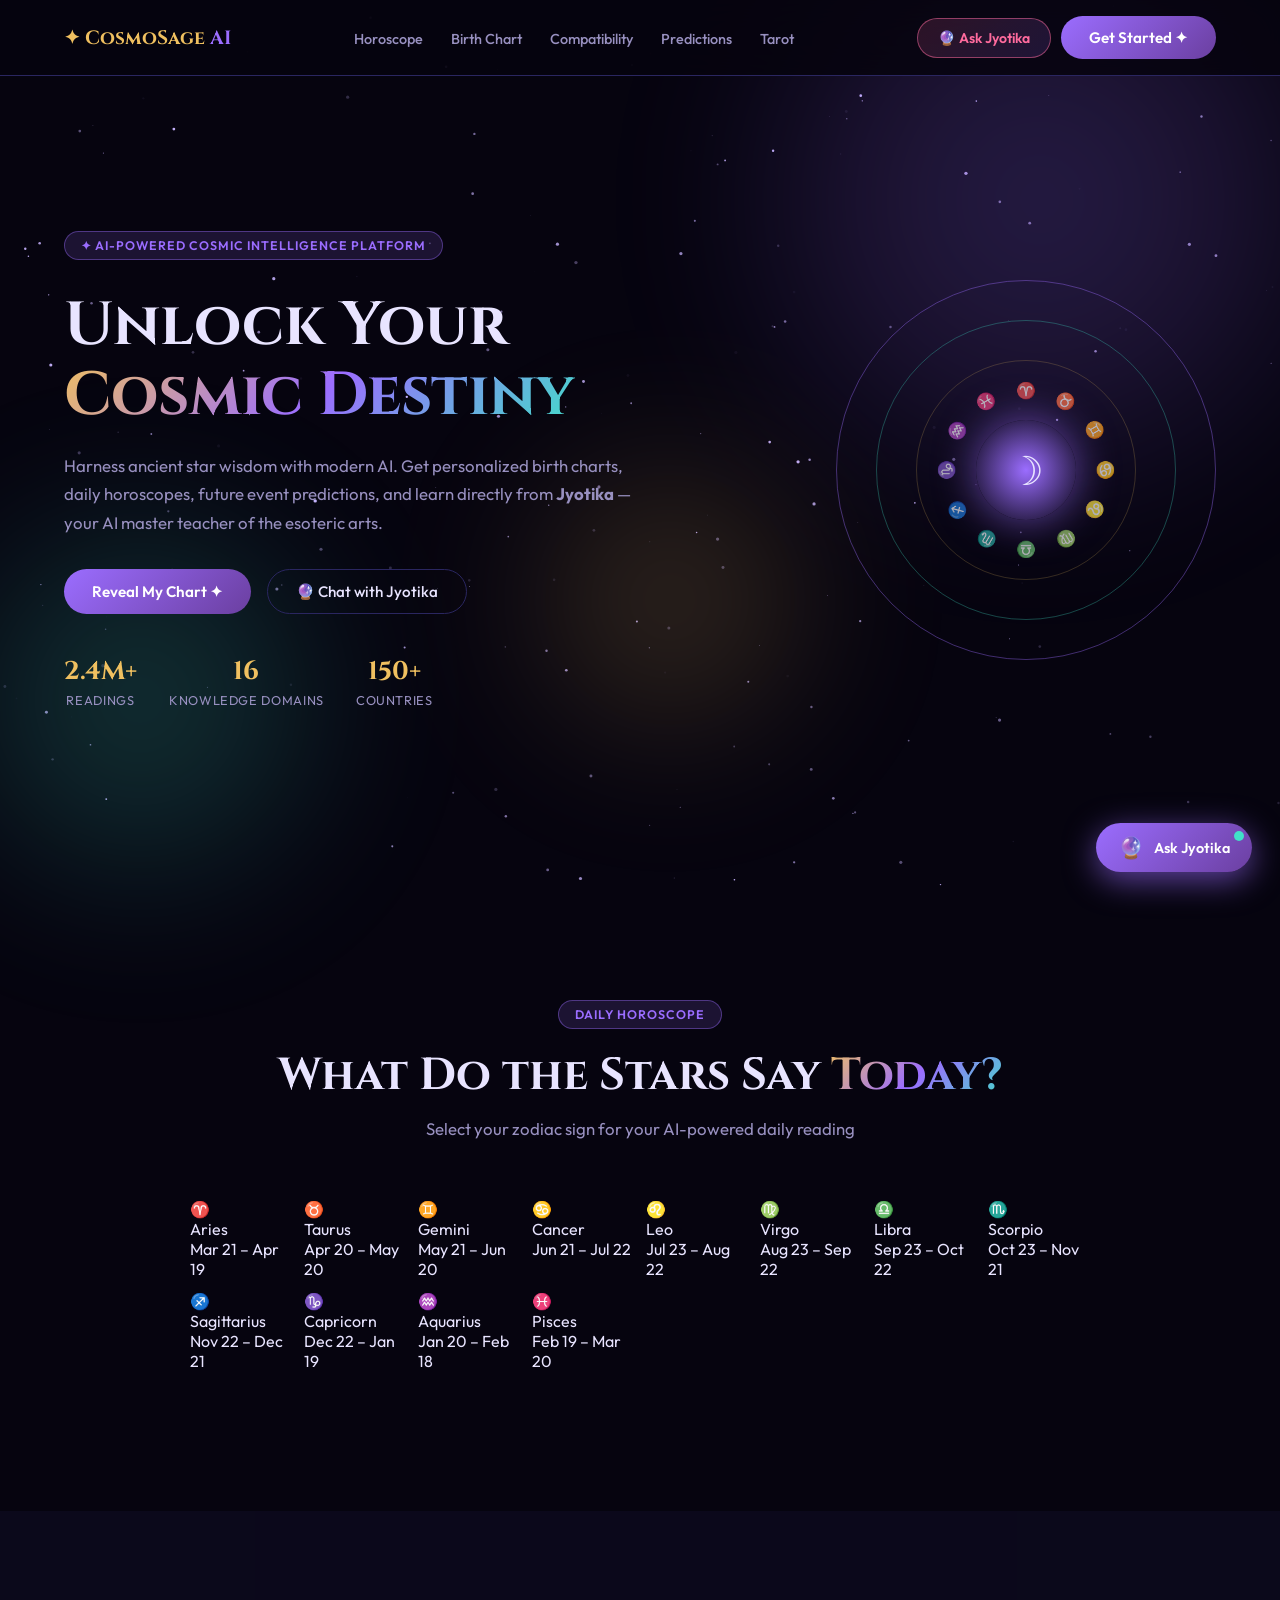
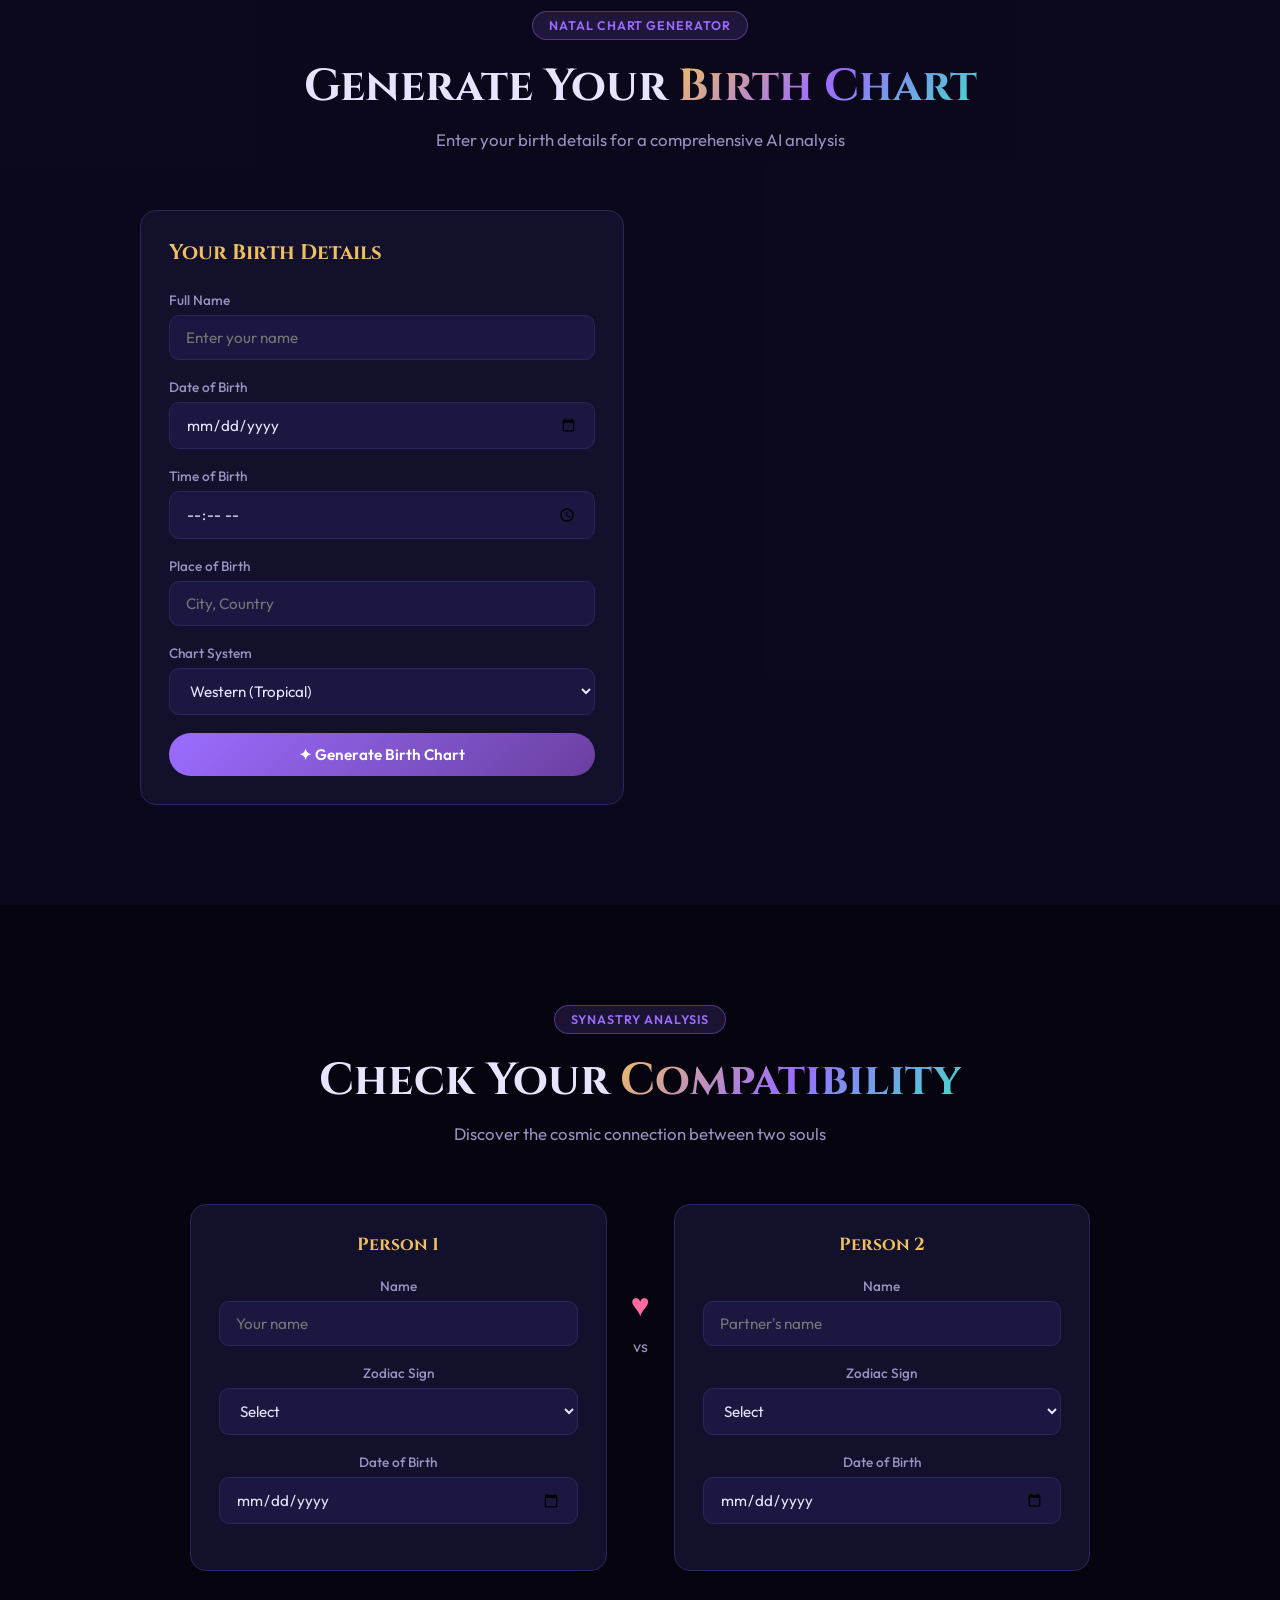
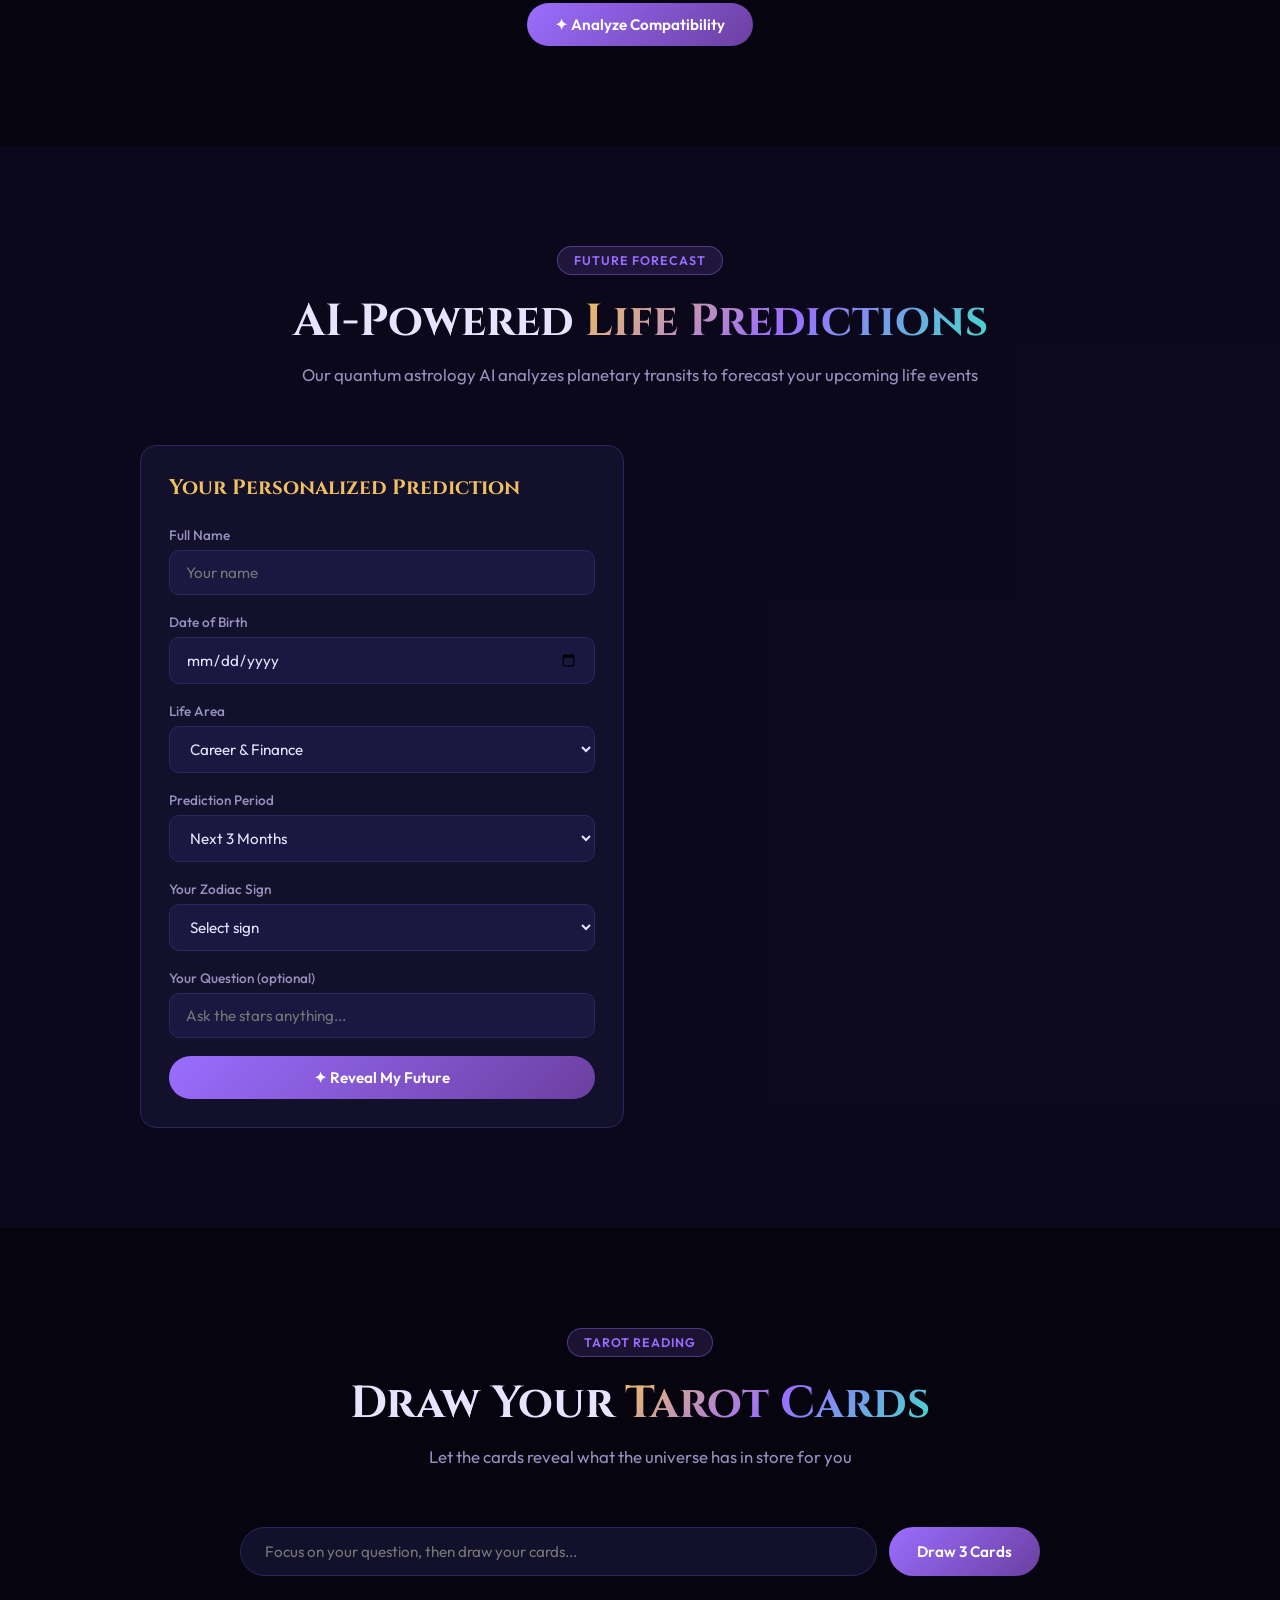
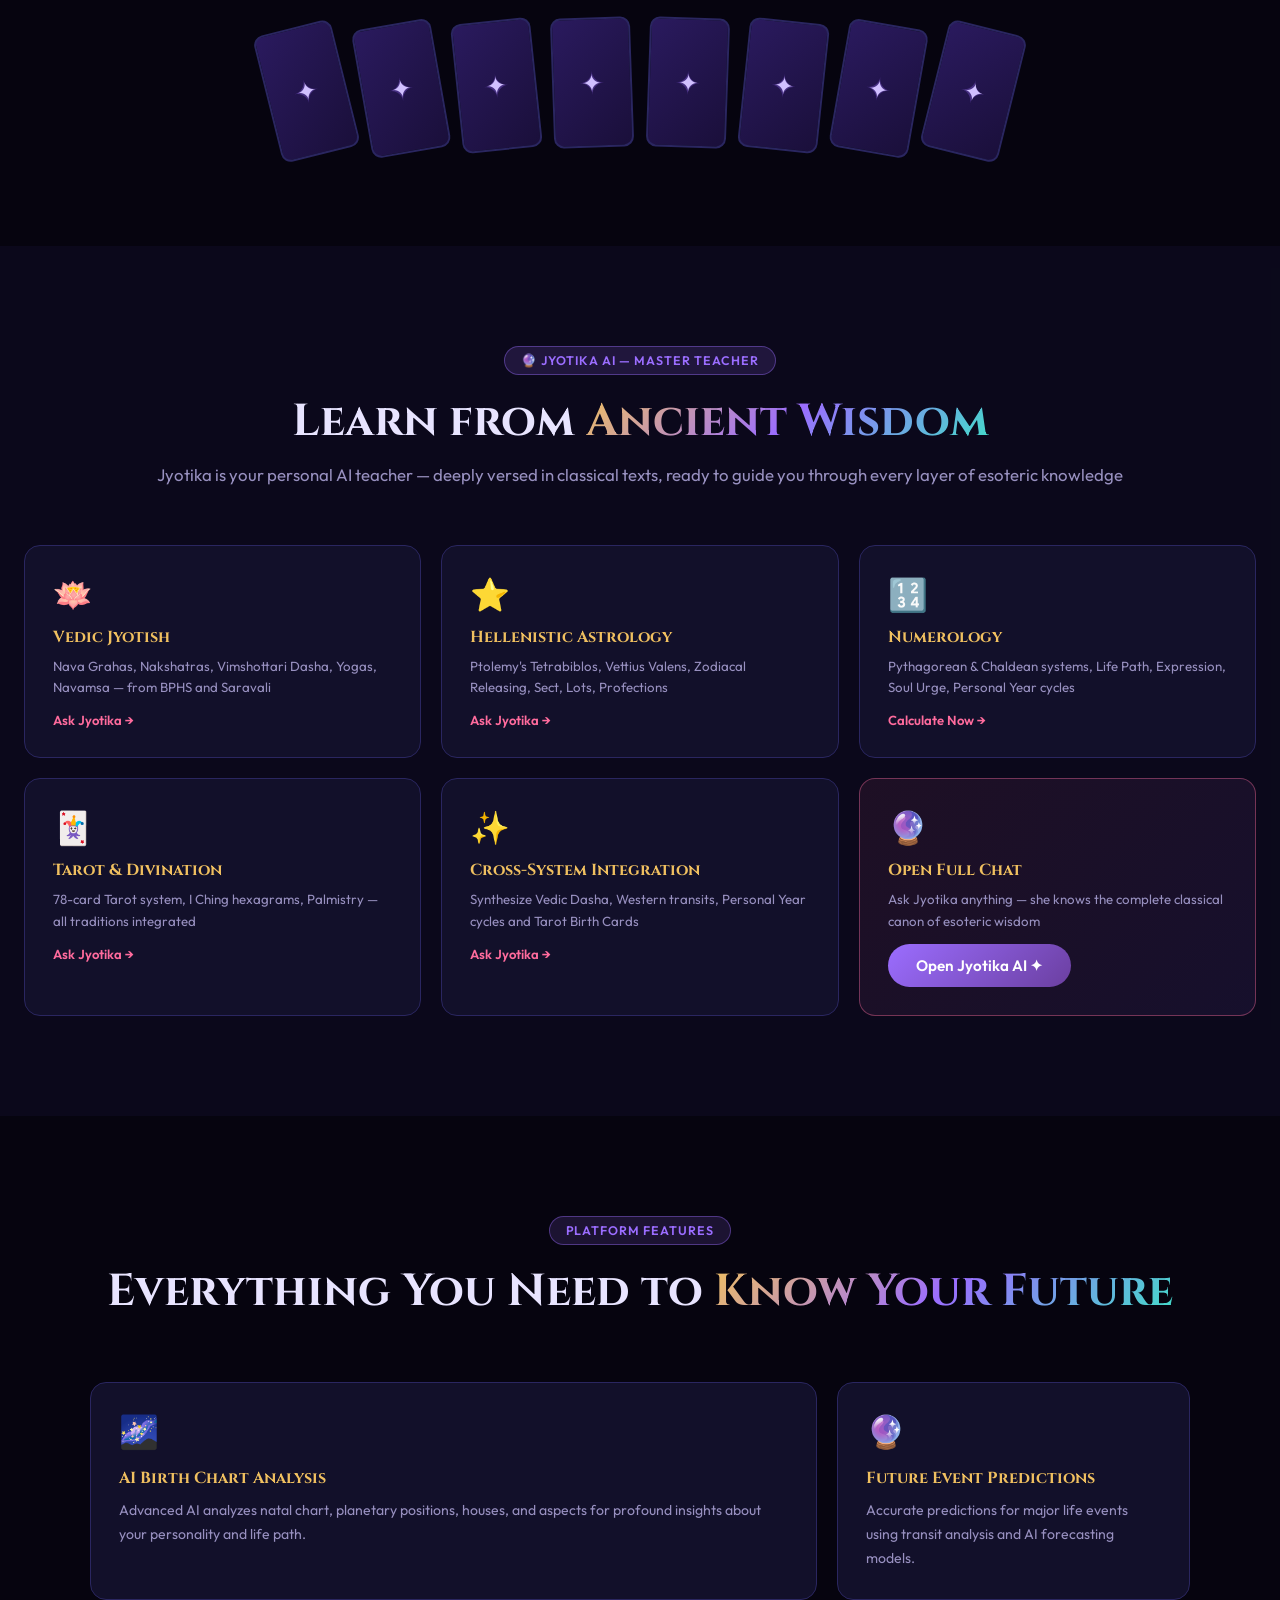
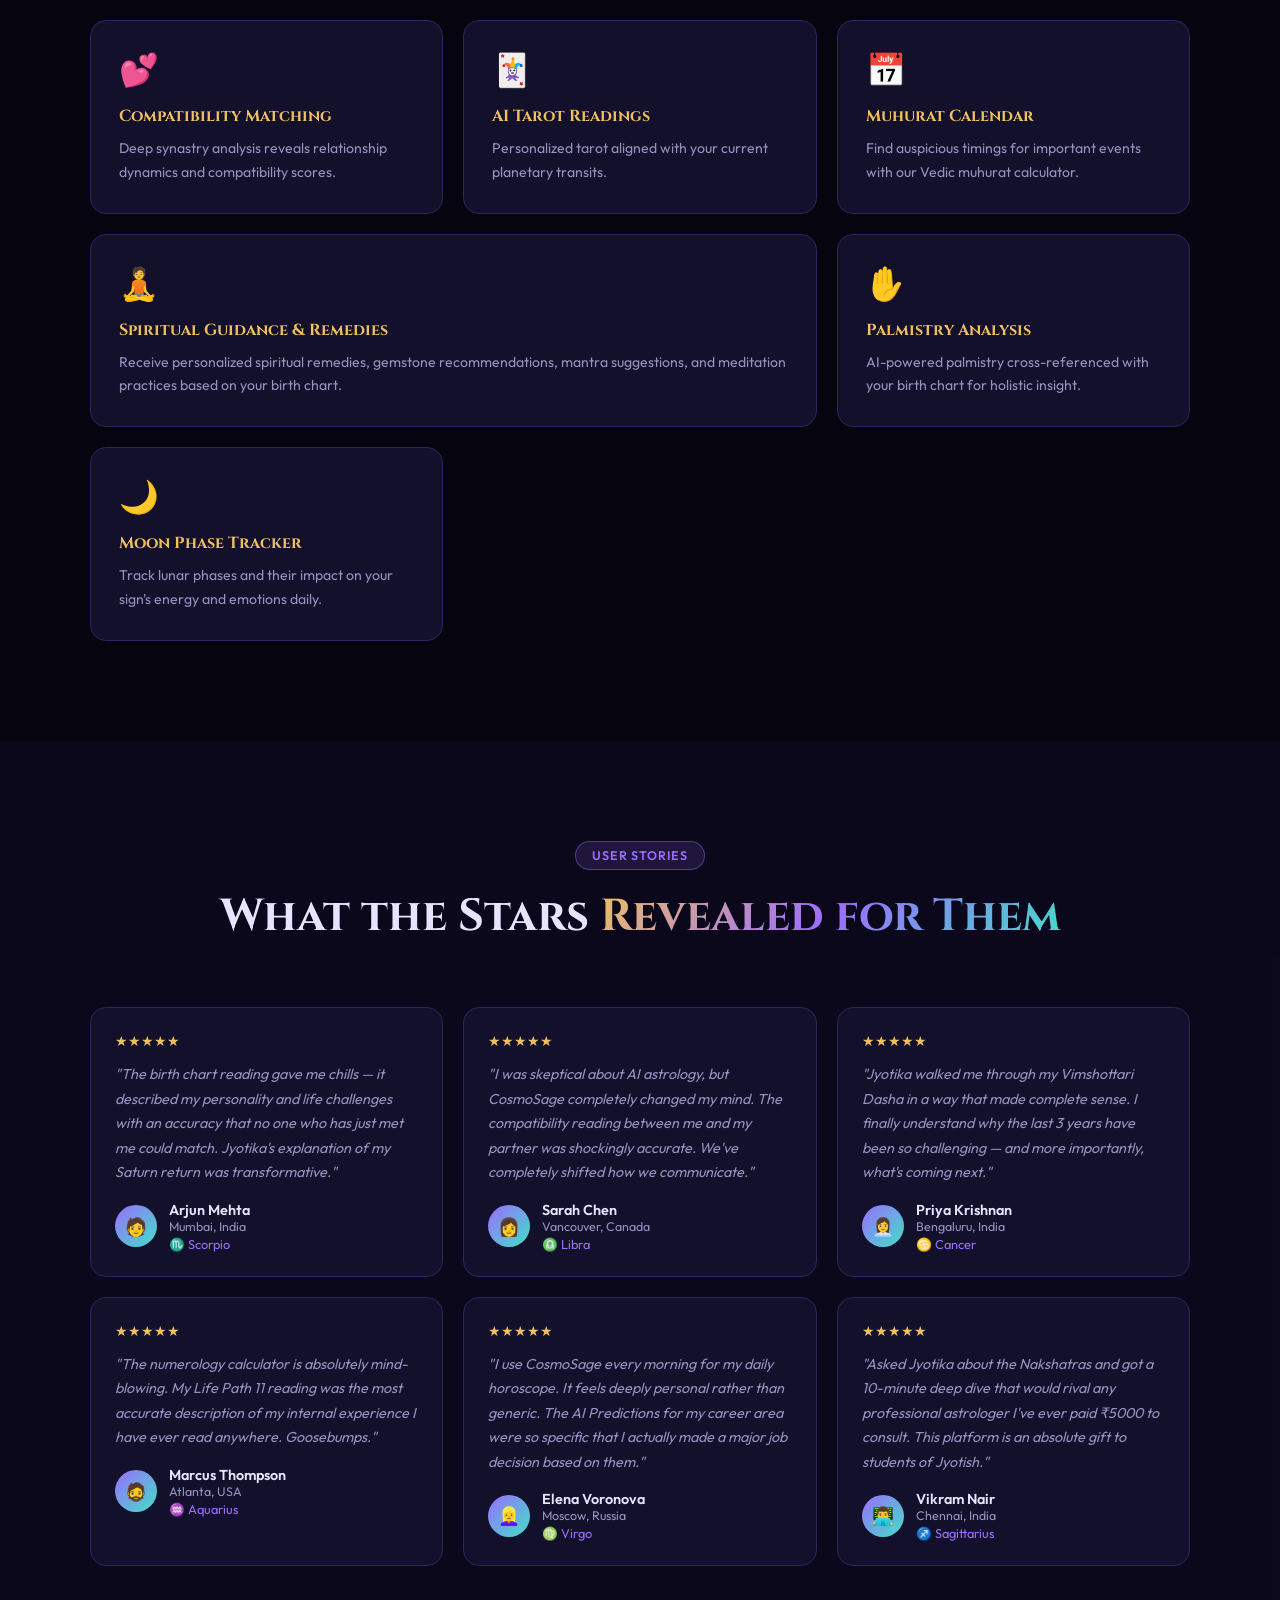
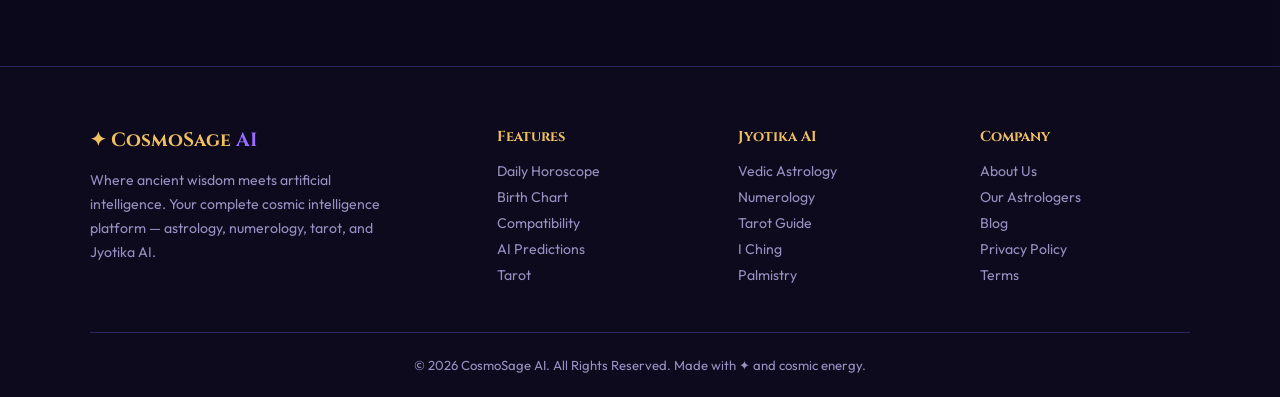
<file: index.html>
<!DOCTYPE html>
<html lang="en">
<head>
<meta charset="UTF-8"/>
<meta name="viewport" content="width=device-width,initial-scale=1.0"/>
<title>CosmoSage AI – Your Cosmic Intelligence | Astrology · Numerology · Jyotika AI</title>
<meta name="description" content="CosmoSage AI — AI-powered Vedic & Western astrology, birth charts, horoscopes, tarot, compatibility, and Jyotika, your personal AI master teacher of esoteric arts."/>
<meta name="keywords" content="astrology AI, vedic astrology, birth chart, horoscope, jyotika, numerology, tarot, cosmic AI"/>
<meta name="author" content="CosmoSage AI"/>
<meta property="og:title" content="CosmoSage AI — Where Ancient Wisdom Meets Cosmic Intelligence"/>
<meta property="og:description" content="AI-powered astrology, numerology, tarot readings and Jyotika AI — your personal master teacher of esoteric arts."/>
<meta property="og:type" content="website"/>
<link rel="icon" type="image/svg+xml" href="public/favicon.svg"/>
<link rel="preconnect" href="https://fonts.googleapis.com"/>
<link rel="preconnect" href="https://fonts.gstatic.com" crossorigin/>
<link href="https://fonts.googleapis.com/css2?family=Cinzel:wght@400;700;900&family=Outfit:wght@300;400;500;600&display=swap" rel="stylesheet"/>
<link rel="stylesheet" href="style.css"/>
</head>
<body>
<canvas id="stars"></canvas>

<!-- NAV -->
<nav id="nav">
  <div class="nav-inner">
    <div class="logo">✦ CosmoSage <span>AI</span></div>
    <ul>
      <li><a href="#horoscope">Horoscope</a></li>
      <li><a href="#birthchart">Birth Chart</a></li>
      <li><a href="#compatibility">Compatibility</a></li>
      <li><a href="#predictions">Predictions</a></li>
      <li><a href="#tarot">Tarot</a></li>
    </ul>
    <div class="nav-actions">
      <button class="btn-jyotika" id="navJyotikaBtn">🔮 Ask Jyotika</button>
      <button class="btn-primary" onclick="document.getElementById('birthchart').scrollIntoView({behavior:'smooth'})">Get Started ✦</button>
    </div>
  </div>
</nav>

<!-- HERO -->
<section id="hero">
  <div class="orb o1"></div><div class="orb o2"></div><div class="orb o3"></div>
  <div class="hero-text">
    <div class="badge">✦ AI-Powered Cosmic Intelligence Platform</div>
    <h1>Unlock Your<br/><span class="g-text">Cosmic Destiny</span></h1>
    <p>Harness ancient star wisdom with modern AI. Get personalized birth charts, daily horoscopes, future event predictions, and learn directly from <strong>Jyotika</strong> — your AI master teacher of the esoteric arts.</p>
    <div class="hero-btns">
      <button class="btn-primary" onclick="document.getElementById('birthchart').scrollIntoView({behavior:'smooth'})">Reveal My Chart ✦</button>
      <button class="btn-ghost" id="heroJyotikaBtn">🔮 Chat with Jyotika</button>
    </div>
    <div class="stats">
      <div><strong>2.4M+</strong><span>Readings</span></div>
      <div><strong>16</strong><span>Knowledge Domains</span></div>
      <div><strong>150+</strong><span>Countries</span></div>
    </div>
  </div>
  <div class="hero-chart" id="heroChart">
    <div class="ring r1"><div class="zodiac-ring" id="zodiacRingAnim"></div></div>
    <div class="ring r2"></div>
    <div class="ring r3"></div>
    <div class="ring-center"><span>☽</span></div>
  </div>
</section>

<!-- HOROSCOPE -->
<section id="horoscope" class="section">
  <div class="s-header">
    <div class="badge">Daily Horoscope</div>
    <h2>What Do the Stars Say <span class="g-text">Today?</span></h2>
    <p>Select your zodiac sign for your AI-powered daily reading</p>
  </div>
  <div class="zodiac-grid" id="zodiacGrid"></div>
  <div class="horo-panel" id="horoPanel" style="display:none">
    <div class="horo-top">
      <div class="horo-icon" id="horoIcon"></div>
      <div><h3 id="horoName"></h3><p id="horoDates"></p></div>
      <button class="close-btn" id="horoClose">✕</button>
    </div>
    <div class="tab-row">
      <button class="tab active" data-tab="today">Today</button>
      <button class="tab" data-tab="week">This Week</button>
      <button class="tab" data-tab="month">Month</button>
      <button class="tab" data-tab="year">Year 2026</button>
    </div>
    <div id="horoContent">
      <div class="typing" id="horoTyping"><span></span><span></span><span></span> AI Reading your cosmic blueprint...</div>
      <div id="horoResult" style="display:none">
        <p id="horoText" class="horo-reading"></p>
        <div class="bars">
          <div class="bar-row"><label>Love</label><div class="bar"><div class="fill" id="bLove"></div></div><span id="sLove"></span></div>
          <div class="bar-row"><label>Career</label><div class="bar"><div class="fill" id="bCareer"></div></div><span id="sCareer"></span></div>
          <div class="bar-row"><label>Health</label><div class="bar"><div class="fill" id="bHealth"></div></div><span id="sHealth"></span></div>
          <div class="bar-row"><label>Luck</label><div class="bar"><div class="fill" id="bLuck"></div></div><span id="sLuck"></span></div>
        </div>
        <div class="lucky-row">
          <div class="lucky-box"><div class="lucky-icon">🎨</div><small>Lucky Color</small><strong id="lColor"></strong></div>
          <div class="lucky-box"><div class="lucky-icon">🔢</div><small>Lucky Number</small><strong id="lNum"></strong></div>
          <div class="lucky-box"><div class="lucky-icon">💎</div><small>Power Stone</small><strong id="lStone"></strong></div>
          <div class="lucky-box"><div class="lucky-icon">♾️</div><small>Best Match</small><strong id="lMatch"></strong></div>
        </div>
      </div>
    </div>
  </div>
</section>

<!-- BIRTH CHART -->
<section id="birthchart" class="section alt-bg">
  <div class="s-header">
    <div class="badge">Natal Chart Generator</div>
    <h2>Generate Your <span class="g-text">Birth Chart</span></h2>
    <p>Enter your birth details for a comprehensive AI analysis</p>
  </div>
  <div class="two-col" id="chartArea">
    <div class="card form-card" id="chartForm">
      <h3>Your Birth Details</h3>
      <div class="fg"><label>Full Name</label><input id="cName" placeholder="Enter your name"/></div>
      <div class="fg"><label>Date of Birth</label><input type="date" id="cDate"/></div>
      <div class="fg"><label>Time of Birth</label><input type="time" id="cTime"/></div>
      <div class="fg"><label>Place of Birth</label><input id="cPlace" placeholder="City, Country"/></div>
      <div class="fg"><label>Chart System</label>
        <select id="cSystem">
          <option value="western">Western (Tropical)</option>
          <option value="vedic">Vedic (Sidereal)</option>
        </select>
      </div>
      <button class="btn-primary w100" id="genChartBtn">✦ Generate Birth Chart</button>
    </div>
    <div class="card chart-result" id="chartResult" style="display:none">
      <button class="back-btn" id="chartBack">← Back</button>
      <h3 id="chartName" class="chart-person"></h3>
      <div class="chart-badges" id="chartBadges"></div>
      <canvas id="chartCanvas" width="300" height="300"></canvas>
      <div id="chartPlanets" class="planet-list"></div>
      <div id="chartSummary" class="chart-summary-box"></div>
      <button class="btn-primary w100" onclick="document.getElementById('predictions').scrollIntoView({behavior:'smooth'})">Get AI Predictions ✦</button>
    </div>
  </div>
</section>

<!-- COMPATIBILITY -->
<section id="compatibility" class="section">
  <div class="s-header">
    <div class="badge">Synastry Analysis</div>
    <h2>Check Your <span class="g-text">Compatibility</span></h2>
    <p>Discover the cosmic connection between two souls</p>
  </div>
  <div class="compat-wrap">
    <div class="compat-persons">
      <div class="card compat-card">
        <h4>Person 1</h4>
        <div class="fg"><label>Name</label><input id="c1name" placeholder="Your name"/></div>
        <div class="fg"><label>Zodiac Sign</label><select id="c1sign"><option value="">Select</option></select></div>
        <div class="fg"><label>Date of Birth</label><input type="date" id="c1dob"/></div>
      </div>
      <div class="vs-divider"><div class="heart-icon">♥</div><span>vs</span></div>
      <div class="card compat-card">
        <h4>Person 2</h4>
        <div class="fg"><label>Name</label><input id="c2name" placeholder="Partner's name"/></div>
        <div class="fg"><label>Zodiac Sign</label><select id="c2sign"><option value="">Select</option></select></div>
        <div class="fg"><label>Date of Birth</label><input type="date" id="c2dob"/></div>
      </div>
    </div>
    <button class="btn-primary" id="compatBtn">✦ Analyze Compatibility</button>
    <div class="compat-result" id="compatResult" style="display:none">
      <div class="compat-ring-wrap">
        <canvas id="compatCanvas" width="180" height="180"></canvas>
        <div class="compat-label"><span id="compatPct" class="compat-pct">0%</span><small>Match</small></div>
      </div>
      <div id="compatDetails" class="compat-details"></div>
    </div>
  </div>
</section>

<!-- AI PREDICTIONS -->
<section id="predictions" class="section alt-bg">
  <div class="s-header">
    <div class="badge">Future Forecast</div>
    <h2>AI-Powered <span class="g-text">Life Predictions</span></h2>
    <p>Our quantum astrology AI analyzes planetary transits to forecast your upcoming life events</p>
  </div>
  <div class="two-col">
    <div class="card form-card">
      <h3>Your Personalized Prediction</h3>
      <div class="fg"><label>Full Name</label><input id="pName" placeholder="Your name"/></div>
      <div class="fg"><label>Date of Birth</label><input type="date" id="pDob"/></div>
      <div class="fg"><label>Life Area</label>
        <select id="pArea">
          <option value="career">Career & Finance</option>
          <option value="love">Love & Relationships</option>
          <option value="health">Health & Wellness</option>
          <option value="education">Education & Growth</option>
          <option value="spiritual">Spiritual Journey</option>
          <option value="general">General Life</option>
        </select>
      </div>
      <div class="fg"><label>Prediction Period</label>
        <select id="pPeriod">
          <option value="3m">Next 3 Months</option>
          <option value="6m">Next 6 Months</option>
          <option value="1y">Next 1 Year</option>
          <option value="5y">Next 5 Years</option>
        </select>
      </div>
      <div class="fg"><label>Your Zodiac Sign</label><select id="pSign"><option value="">Select sign</option></select></div>
      <div class="fg"><label>Your Question (optional)</label><input id="pQ" placeholder="Ask the stars anything..."/></div>
      <button class="btn-primary w100" id="predBtn">✦ Reveal My Future</button>
    </div>
    <div class="card pred-result" id="predResult" style="display:none">
      <div class="pred-head">
        <div class="pred-ai">🔮</div>
        <div><h4 id="predTitle"></h4><small>AI Cosmic Analysis Complete</small></div>
      </div>
      <div id="predTimeline" class="pred-timeline"></div>
      <div id="predAdvice" class="pred-advice"></div>
    </div>
  </div>
</section>

<!-- TAROT -->
<section id="tarot" class="section">
  <div class="s-header">
    <div class="badge">Tarot Reading</div>
    <h2>Draw Your <span class="g-text">Tarot Cards</span></h2>
    <p>Let the cards reveal what the universe has in store for you</p>
  </div>
  <div class="tarot-wrap">
    <div class="tarot-input">
      <input id="tarotQ" placeholder="Focus on your question, then draw your cards..."/>
      <button class="btn-primary" id="tarotBtn">Draw 3 Cards</button>
    </div>
    <div class="card-deck" id="cardDeck"></div>
    <div id="tarotResult" class="tarot-result" style="display:none">
      <div id="tarotCards" class="tarot-cards-row"></div>
      <div id="tarotReading" class="tarot-reading-text"></div>
    </div>
  </div>
</section>

<!-- JYOTIKA AI FEATURE SECTION -->
<section id="jyotika-feature" class="section alt-bg">
  <div class="s-header">
    <div class="badge">🔮 Jyotika AI — Master Teacher</div>
    <h2>Learn from <span class="g-text">Ancient Wisdom</span></h2>
    <p>Jyotika is your personal AI teacher — deeply versed in classical texts, ready to guide you through every layer of esoteric knowledge</p>
  </div>
  <div class="jy-feature-grid">
    <div class="jy-feat-card" onclick="openJyotikaWidget('Explain the 9 planets in Vedic astrology')">
      <div class="jy-feat-icon">🪷</div>
      <h4>Vedic Jyotish</h4>
      <p>Nava Grahas, Nakshatras, Vimshottari Dasha, Yogas, Navamsa — from BPHS and Saravali</p>
      <span class="jy-feat-link">Ask Jyotika →</span>
    </div>
    <div class="jy-feat-card" onclick="openJyotikaWidget('Explain Hellenistic astrology — Ptolemy, Vettius Valens, profections')">
      <div class="jy-feat-icon">⭐</div>
      <h4>Hellenistic Astrology</h4>
      <p>Ptolemy's Tetrabiblos, Vettius Valens, Zodiacal Releasing, Sect, Lots, Profections</p>
      <span class="jy-feat-link">Ask Jyotika →</span>
    </div>
    <div class="jy-feat-card" onclick="openJyotikaWidget('How do I calculate my Life Path Number?')">
      <div class="jy-feat-icon">🔢</div>
      <h4>Numerology</h4>
      <p>Pythagorean & Chaldean systems, Life Path, Expression, Soul Urge, Personal Year cycles</p>
      <span class="jy-feat-link">Calculate Now →</span>
    </div>
    <div class="jy-feat-card" onclick="openJyotikaWidget('Explain the 22 Major Arcana cards of Tarot')">
      <div class="jy-feat-icon">🃏</div>
      <h4>Tarot & Divination</h4>
      <p>78-card Tarot system, I Ching hexagrams, Palmistry — all traditions integrated</p>
      <span class="jy-feat-link">Ask Jyotika →</span>
    </div>
    <div class="jy-feat-card" onclick="openJyotikaWidget('How do I integrate Vedic astrology, numerology, and Tarot into one unified reading?')">
      <div class="jy-feat-icon">✨</div>
      <h4>Cross-System Integration</h4>
      <p>Synthesize Vedic Dasha, Western transits, Personal Year cycles and Tarot Birth Cards</p>
      <span class="jy-feat-link">Ask Jyotika →</span>
    </div>
    <div class="jy-feat-card jy-feat-cta" onclick="openJyotikaWidget('')">
      <div class="jy-feat-icon">🔮</div>
      <h4>Open Full Chat</h4>
      <p>Ask Jyotika anything — she knows the complete classical canon of esoteric wisdom</p>
      <button class="btn-primary" style="margin-top:12px">Open Jyotika AI ✦</button>
    </div>
  </div>
</section>

<!-- FEATURES -->
<section id="features" class="section">
  <div class="s-header">
    <div class="badge">Platform Features</div>
    <h2>Everything You Need to <span class="g-text">Know Your Future</span></h2>
  </div>
  <div class="features-grid">
    <div class="feat-card large"><div class="feat-icon">🌌</div><h3>AI Birth Chart Analysis</h3><p>Advanced AI analyzes natal chart, planetary positions, houses, and aspects for profound insights about your personality and life path.</p></div>
    <div class="feat-card"><div class="feat-icon">🔮</div><h3>Future Event Predictions</h3><p>Accurate predictions for major life events using transit analysis and AI forecasting models.</p></div>
    <div class="feat-card"><div class="feat-icon">💕</div><h3>Compatibility Matching</h3><p>Deep synastry analysis reveals relationship dynamics and compatibility scores.</p></div>
    <div class="feat-card"><div class="feat-icon">🃏</div><h3>AI Tarot Readings</h3><p>Personalized tarot aligned with your current planetary transits.</p></div>
    <div class="feat-card"><div class="feat-icon">📅</div><h3>Muhurat Calendar</h3><p>Find auspicious timings for important events with our Vedic muhurat calculator.</p></div>
    <div class="feat-card large"><div class="feat-icon">🧘</div><h3>Spiritual Guidance & Remedies</h3><p>Receive personalized spiritual remedies, gemstone recommendations, mantra suggestions, and meditation practices based on your birth chart.</p></div>
    <div class="feat-card"><div class="feat-icon">✋</div><h3>Palmistry Analysis</h3><p>AI-powered palmistry cross-referenced with your birth chart for holistic insight.</p></div>
    <div class="feat-card"><div class="feat-icon">🌙</div><h3>Moon Phase Tracker</h3><p>Track lunar phases and their impact on your sign's energy and emotions daily.</p></div>
  </div>
</section>

<!-- TESTIMONIALS -->
<section id="testimonials" class="section alt-bg">
  <div class="s-header">
    <div class="badge">User Stories</div>
    <h2>What the Stars <span class="g-text">Revealed for Them</span></h2>
  </div>
  <div class="testi-track" id="testiTrack"></div>
</section>

<!-- FOOTER -->
<footer>
  <div class="footer-inner">
    <div class="footer-brand">
      <div class="logo">✦ CosmoSage <span>AI</span></div>
      <p>Where ancient wisdom meets artificial intelligence. Your complete cosmic intelligence platform — astrology, numerology, tarot, and Jyotika AI.</p>
    </div>
    <div class="footer-links">
      <div><h5>Features</h5><a href="#horoscope">Daily Horoscope</a><a href="#birthchart">Birth Chart</a><a href="#compatibility">Compatibility</a><a href="#predictions">AI Predictions</a><a href="#tarot">Tarot</a></div>
      <div><h5>Jyotika AI</h5><a href="#jyotika-feature">Vedic Astrology</a><a href="#jyotika-feature">Numerology</a><a href="#jyotika-feature">Tarot Guide</a><a href="#jyotika-feature">I Ching</a><a href="#jyotika-feature">Palmistry</a></div>
      <div><h5>Company</h5><a href="#">About Us</a><a href="#">Our Astrologers</a><a href="#">Blog</a><a href="#">Privacy Policy</a><a href="#">Terms</a></div>
    </div>
  </div>
  <div class="footer-bottom">© 2026 CosmoSage AI. All Rights Reserved. Made with ✦ and cosmic energy.</div>
</footer>

<!-- ═══════════════════════════════════════════════════
     JYOTIKA AI — FLOATING WIDGET (Built into main page)
     ═══════════════════════════════════════════════════ -->

<!-- Floating Toggle Button -->
<button class="jyw-toggle" id="jywToggle" aria-label="Open Jyotika AI">
  <span class="jyw-toggle-icon">🔮</span>
  <span class="jyw-toggle-label">Ask Jyotika</span>
  <span class="jyw-pulse"></span>
</button>

<!-- Full Chat Panel -->
<div class="jyw-panel" id="jywPanel" aria-hidden="true">

  <!-- Header -->
  <div class="jyw-header">
    <div class="jyw-header-left">
      <div class="jyw-avatar">🔮</div>
      <div>
        <div class="jyw-name">Jyotika AI</div>
        <div class="jyw-status"><span class="jyw-dot"></span>Master Teacher · Online</div>
      </div>
    </div>
    <div class="jyw-header-right">
      <button class="jyw-tool-btn" id="jywBtnNum" title="Numerology Calculator">🔢</button>
      <button class="jyw-tool-btn" id="jywBtnChart" title="Chart Reference">🌌</button>
      <button class="jyw-tool-btn" id="jywBtnTarot" title="Tarot Reference">🃏</button>
      <button class="jyw-clear-btn" id="jywClear" title="Clear chat">🗑</button>
      <button class="jyw-close" id="jywClose" title="Close">✕</button>
    </div>
  </div>

  <!-- Numerology Tool Panel -->
  <div class="jyw-tool-panel" id="jywNumPanel" style="display:none">
    <div class="jyw-tp-head"><span>🔢 Numerology Calculator</span><button class="jyw-tp-close" data-panel="jywNumPanel">✕</button></div>
    <div class="jyw-tp-body">
      <input class="jyw-field" id="jywNumName" placeholder="Full birth name (as on birth certificate)"/>
      <input class="jyw-field" type="date" id="jywNumDob"/>
      <select class="jyw-field" id="jywNumSys">
        <option value="pythagorean">Pythagorean (Western)</option>
        <option value="chaldean">Chaldean (Ancient)</option>
      </select>
      <input class="jyw-field" type="number" id="jywNumYear" value="2026" placeholder="Current year"/>
      <button class="jyw-calc-btn" id="jywCalcBtn">✦ Calculate Full Profile</button>
      <div id="jywNumResult" class="jyw-num-result" style="display:none"></div>
    </div>
  </div>

  <!-- Chart Reference Panel -->
  <div class="jyw-tool-panel" id="jywChartPanel" style="display:none">
    <div class="jyw-tp-head"><span>🌌 Vedic House Reference</span><button class="jyw-tp-close" data-panel="jywChartPanel">✕</button></div>
    <div class="jyw-tp-body" id="jywChartRef"></div>
  </div>

  <!-- Tarot Reference Panel -->
  <div class="jyw-tool-panel" id="jywTarotPanel" style="display:none">
    <div class="jyw-tp-head"><span>🃏 Major Arcana Reference</span><button class="jyw-tp-close" data-panel="jywTarotPanel">✕</button></div>
    <div class="jyw-tp-body" id="jywTarotRef"></div>
  </div>

  <!-- Quick Topic Pills -->
  <div class="jyw-quick-bar" id="jywQuickBar">
    <button class="jyw-quick" data-q="Where do I start learning astrology?">Where to start?</button>
    <button class="jyw-quick" data-q="Explain the 9 planets in Vedic astrology">9 Vedic Planets</button>
    <button class="jyw-quick" data-q="What is the Vimshottari Dasha system?">Vimshottari Dasha</button>
    <button class="jyw-quick" data-q="What are Nakshatras?">27 Nakshatras</button>
    <button class="jyw-quick" data-q="Explain Raja Yoga in Vedic astrology">Raja Yoga</button>
    <button class="jyw-quick" data-q="How do I calculate my Life Path Number?">Life Path</button>
    <button class="jyw-quick" data-q="Explain the 22 Major Arcana cards">Tarot Arcana</button>
    <button class="jyw-quick" data-q="What is the difference between Vedic and Western astrology?">Vedic vs Western</button>
    <button class="jyw-quick" data-q="What is the I Ching?">I Ching</button>
    <button class="jyw-quick" data-q="How to read palm lines?">Palmistry</button>
  </div>

  <!-- Chat Messages Area -->
  <div class="jyw-messages" id="jywMessages"></div>

  <!-- Input Bar -->
  <div class="jyw-input-bar">
    <textarea id="jywInput" class="jyw-textarea" placeholder="Ask Jyotika about Vedic astrology, numerology, tarot, palmistry..." rows="1"></textarea>
    <button class="jyw-send" id="jywSend">
      <svg width="18" height="18" viewBox="0 0 24 24" fill="none" stroke="currentColor" stroke-width="2.5"><line x1="22" y1="2" x2="11" y2="13"/><polygon points="22 2 15 22 11 13 2 9 22 2"/></svg>
    </button>
  </div>
</div>

<script src="app.js"></script>
</body>
</html>
</file>
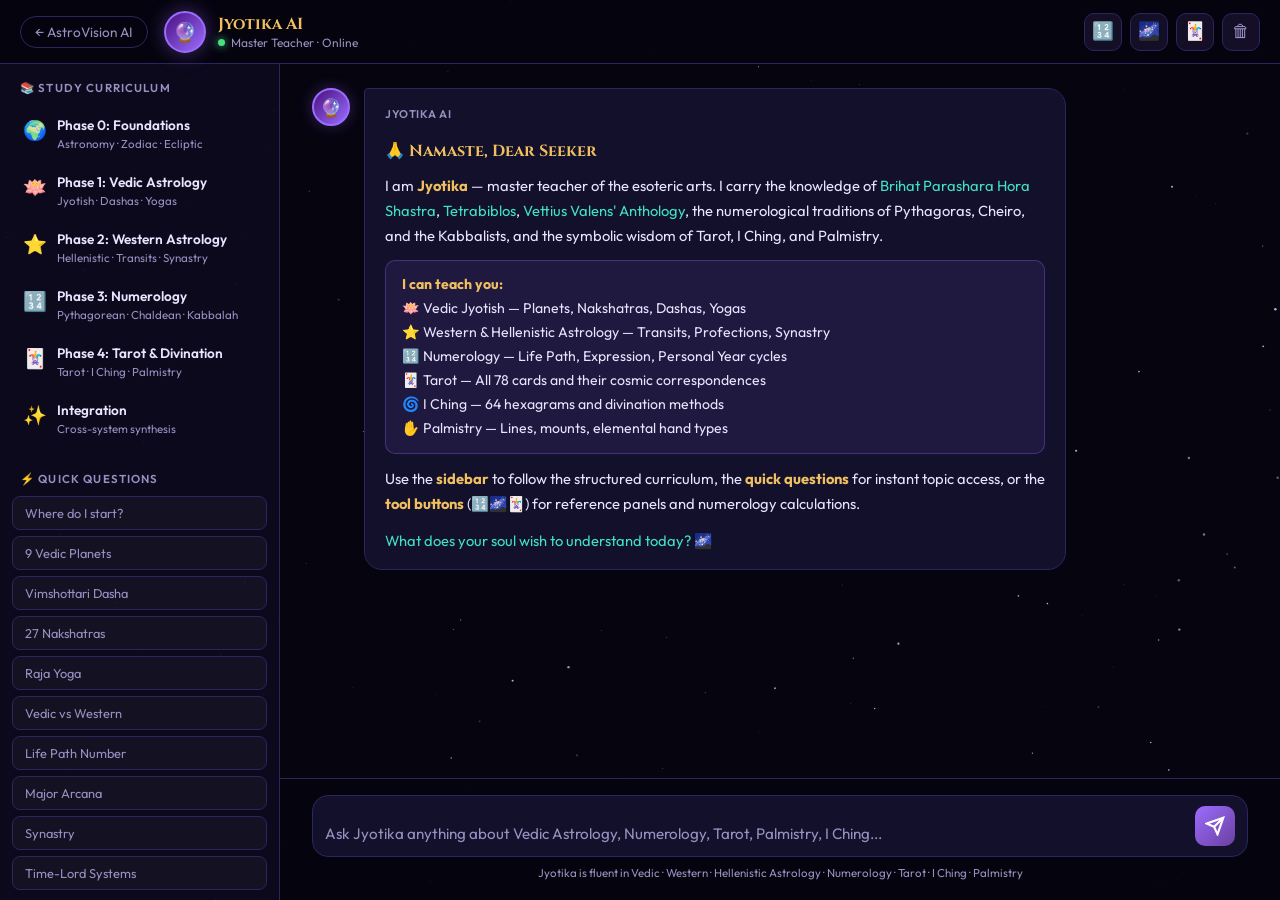
<file: jyotika.html>
<!DOCTYPE html>
<html lang="en">
<head>
<meta charset="UTF-8"/>
<meta name="viewport" content="width=device-width,initial-scale=1.0"/>
<title>Jyotika AI – Master Teacher of Vedic Astrology & Esoteric Arts | AstroVision</title>
<meta name="description" content="Chat with Jyotika, your personal AI master teacher of Vedic Astrology, Hellenistic Astrology, Numerology, Tarot, I Ching and Palmistry. Free interactive AI learning."/>
<meta name="keywords" content="vedic astrology teacher, jyotish, numerology calculator, tarot guide, hellenistic astrology, nakshatras, dasha system"/>
<meta name="author" content="AstroVision AI"/>
<meta name="robots" content="index, follow"/>
<link rel="canonical" href="https://astrovision-ai.netlify.app/jyotika.html"/>
<meta property="og:type" content="website"/>
<meta property="og:title" content="Jyotika AI – Master Teacher of Esoteric Arts"/>
<meta property="og:description" content="Learn Vedic astrology, numerology, tarot, and more with Jyotika — your AI master teacher."/>
<meta property="og:url" content="https://astrovision-ai.netlify.app/jyotika.html"/>
<link rel="icon" type="image/svg+xml" href="public/favicon.svg"/>
<link rel="preconnect" href="https://fonts.googleapis.com"/>
<link rel="preconnect" href="https://fonts.gstatic.com" crossorigin/>
<link href="https://fonts.googleapis.com/css2?family=Cinzel:wght@400;700;900&family=Outfit:wght@300;400;500;600&display=swap" rel="stylesheet"/>
<link rel="stylesheet" href="jyotika.css"/>
</head>
<body>
<canvas id="stars"></canvas>

<!-- HEADER -->
<header id="jHeader">
  <div class="header-inner">
    <a href="index.html" class="back-home">← AstroVision AI</a>
    <div class="jy-brand">
      <div class="jy-avatar-sm">🔮</div>
      <div>
        <div class="jy-name">Jyotika AI</div>
        <div class="jy-status"><span class="status-dot"></span>Master Teacher · Online</div>
      </div>
    </div>
    <div class="header-tools">
      <button class="tool-btn" id="btnNumerology" title="Numerology Calculator">🔢</button>
      <button class="tool-btn" id="btnChart" title="Chart Guide">🌌</button>
      <button class="tool-btn" id="btnTarot" title="Tarot Reference">🃏</button>
      <button class="tool-btn" id="clearBtn" title="Clear Chat">🗑</button>
    </div>
  </div>
</header>

<!-- MAIN LAYOUT -->
<div class="jy-layout">

  <!-- SIDEBAR -->
  <aside class="sidebar" id="sidebar">
    <div class="sidebar-section">
      <div class="sidebar-title">📚 Study Curriculum</div>
      <div class="topic-list" id="topicList">
        <div class="topic-item" data-topic="foundations">
          <span class="topic-icon">🌍</span>
          <div><div class="topic-name">Phase 0: Foundations</div><div class="topic-sub">Astronomy · Zodiac · Ecliptic</div></div>
        </div>
        <div class="topic-item" data-topic="vedic">
          <span class="topic-icon">🪷</span>
          <div><div class="topic-name">Phase 1: Vedic Astrology</div><div class="topic-sub">Jyotish · Dashas · Yogas</div></div>
        </div>
        <div class="topic-item" data-topic="western">
          <span class="topic-icon">⭐</span>
          <div><div class="topic-name">Phase 2: Western Astrology</div><div class="topic-sub">Hellenistic · Transits · Synastry</div></div>
        </div>
        <div class="topic-item" data-topic="numerology">
          <span class="topic-icon">🔢</span>
          <div><div class="topic-name">Phase 3: Numerology</div><div class="topic-sub">Pythagorean · Chaldean · Kabbalah</div></div>
        </div>
        <div class="topic-item" data-topic="tarot">
          <span class="topic-icon">🃏</span>
          <div><div class="topic-name">Phase 4: Tarot & Divination</div><div class="topic-sub">Tarot · I Ching · Palmistry</div></div>
        </div>
        <div class="topic-item" data-topic="integration">
          <span class="topic-icon">✨</span>
          <div><div class="topic-name">Integration</div><div class="topic-sub">Cross-system synthesis</div></div>
        </div>
      </div>
    </div>
    <div class="sidebar-section">
      <div class="sidebar-title">⚡ Quick Questions</div>
      <div class="quick-list" id="quickList">
        <button class="quick-btn" data-q="Where do I start learning astrology?">Where do I start?</button>
        <button class="quick-btn" data-q="Explain the 9 planets in Vedic astrology">9 Vedic Planets</button>
        <button class="quick-btn" data-q="What is the Vimshottari Dasha system?">Vimshottari Dasha</button>
        <button class="quick-btn" data-q="What are Nakshatras?">27 Nakshatras</button>
        <button class="quick-btn" data-q="Explain Raja Yoga in Vedic astrology">Raja Yoga</button>
        <button class="quick-btn" data-q="What is the difference between Vedic and Western astrology?">Vedic vs Western</button>
        <button class="quick-btn" data-q="How do I calculate my Life Path Number?">Life Path Number</button>
        <button class="quick-btn" data-q="Explain the 22 Major Arcana cards">Major Arcana</button>
        <button class="quick-btn" data-q="What is synastry in astrology?">Synastry</button>
        <button class="quick-btn" data-q="How do Hellenistic time-lord systems work?">Time-Lord Systems</button>
      </div>
    </div>
    <div class="sidebar-section">
      <div class="sidebar-title">📖 Free Resources</div>
      <div class="resource-list">
        <a href="https://www.astro.com" target="_blank" class="resource-link">🌐 Astro.com – Free Charts</a>
        <a href="https://www.astro-seek.com" target="_blank" class="resource-link">🌐 Astro-Seek.com – Vedic</a>
        <a href="https://www.sacred-texts.com" target="_blank" class="resource-link">📜 Sacred-Texts.com</a>
        <a href="https://www.archive.org" target="_blank" class="resource-link">🏛 Archive.org – Books</a>
        <a href="https://stellarium.org" target="_blank" class="resource-link">🔭 Stellarium Planetarium</a>
      </div>
    </div>
  </aside>

  <!-- CHAT AREA -->
  <main class="chat-main">
    <div class="chat-messages" id="chatMessages">
      <!-- Greeting injected by JS -->
    </div>

    <!-- NUMEROLOGY TOOL PANEL -->
    <div class="tool-panel" id="numPanel" style="display:none">
      <div class="panel-header"><span>🔢 Numerology Calculator</span><button class="panel-close" data-close="numPanel">✕</button></div>
      <div class="panel-body">
        <div class="panel-grid">
          <div class="pfg"><label>Full Birth Name (as on birth certificate)</label><input id="numName" placeholder="e.g. Priya Sharma"/></div>
          <div class="pfg"><label>Date of Birth</label><input type="date" id="numDob"/></div>
          <div class="pfg"><label>Numerology System</label>
            <select id="numSystem">
              <option value="pythagorean">Pythagorean (Western)</option>
              <option value="chaldean">Chaldean (Ancient)</option>
            </select>
          </div>
          <div class="pfg"><label>Current Year</label><input type="number" id="numYear" value="2026"/></div>
        </div>
        <button class="jy-btn" id="calcNumBtn">Calculate Full Profile</button>
        <div id="numResult" class="num-result" style="display:none"></div>
      </div>
    </div>

    <!-- CHART GUIDE PANEL -->
    <div class="tool-panel" id="chartPanel" style="display:none">
      <div class="panel-header"><span>🌌 Vedic Chart Quick Reference</span><button class="panel-close" data-close="chartPanel">✕</button></div>
      <div class="panel-body chart-ref" id="chartRef"></div>
    </div>

    <!-- TAROT PANEL -->
    <div class="tool-panel" id="tarotPanel" style="display:none">
      <div class="panel-header"><span>🃏 Major Arcana Reference</span><button class="panel-close" data-close="tarotPanel">✕</button></div>
      <div class="panel-body" id="tarotRef"></div>
    </div>

    <!-- INPUT BAR -->
    <div class="input-bar">
      <div class="input-wrap">
        <textarea id="userInput" placeholder="Ask Jyotika anything about Vedic Astrology, Numerology, Tarot, Palmistry, I Ching..." rows="1"></textarea>
        <button class="send-btn" id="sendBtn">
          <svg width="20" height="20" viewBox="0 0 24 24" fill="none" stroke="currentColor" stroke-width="2.5"><line x1="22" y1="2" x2="11" y2="13"/><polygon points="22 2 15 22 11 13 2 9 22 2"/></svg>
        </button>
      </div>
      <div class="input-hint">Jyotika is fluent in Vedic · Western · Hellenistic Astrology · Numerology · Tarot · I Ching · Palmistry</div>
    </div>
  </main>

</div>

<script src="jyotika.js"></script>
</body>
</html>
</file>
<file: style.css>
*,*::before,*::after{box-sizing:border-box;margin:0;padding:0}
:root{
  --bg:#06040f;
  --bg2:#0d0a1e;
  --card:#12102a;
  --card2:#1a1740;
  --border:#2a2660;
  --gold:#f0c060;
  --purple:#9b6dff;
  --teal:#40e0c8;
  --pink:#ff6b9d;
  --text:#e8e4ff;
  --muted:#9890c0;
  --r:16px;
}
html{scroll-behavior:smooth}
body{background:var(--bg);color:var(--text);font-family:'Outfit',sans-serif;overflow-x:hidden}
#stars{position:fixed;top:0;left:0;width:100%;height:100%;z-index:0;pointer-events:none}
canvas{display:block}
/* UTIL */
.g-text{background:linear-gradient(135deg,var(--gold),var(--purple),var(--teal));-webkit-background-clip:text;-webkit-text-fill-color:transparent;background-clip:text}
.badge{display:inline-flex;align-items:center;gap:6px;background:rgba(155,109,255,.15);border:1px solid rgba(155,109,255,.4);color:var(--purple);padding:6px 16px;border-radius:50px;font-size:.78rem;font-weight:600;letter-spacing:.08em;text-transform:uppercase;margin-bottom:16px}
.btn-primary{background:linear-gradient(135deg,var(--purple),#6b3fa0);color:#fff;border:none;padding:12px 28px;border-radius:50px;font-family:'Outfit',sans-serif;font-size:.95rem;font-weight:600;cursor:pointer;transition:all .3s;position:relative;overflow:hidden}
.btn-primary::after{content:'';position:absolute;inset:0;background:linear-gradient(135deg,var(--teal),var(--purple));opacity:0;transition:.3s}
.btn-primary:hover{transform:translateY(-2px);box-shadow:0 8px 30px rgba(155,109,255,.5)}
.btn-primary:hover::after{opacity:.3}
.btn-ghost{background:transparent;color:var(--text);border:1px solid var(--border);padding:12px 28px;border-radius:50px;font-family:'Outfit',sans-serif;font-size:.95rem;font-weight:500;cursor:pointer;transition:all .3s}
.btn-ghost:hover{border-color:var(--purple);color:var(--purple)}
.w100{width:100%}
.card{background:var(--card);border:1px solid var(--border);border-radius:var(--r);padding:28px;transition:all .3s}
.card:hover{border-color:rgba(155,109,255,.5);box-shadow:0 4px 30px rgba(155,109,255,.1)}
.section{padding:100px 24px;position:relative;z-index:2}
.alt-bg{background:rgba(13,10,30,.8)}
.s-header{text-align:center;margin-bottom:60px}
.s-header h2{font-family:'Cinzel',serif;font-size:clamp(1.8rem,4vw,2.8rem);margin-bottom:12px}
.s-header p{color:var(--muted);font-size:1.05rem}
/* NAV */
#nav{position:fixed;top:0;left:0;right:0;z-index:100;background:rgba(6,4,15,.85);backdrop-filter:blur(20px);border-bottom:1px solid var(--border)}
.nav-inner{max-width:1200px;margin:0 auto;display:flex;align-items:center;gap:32px;padding:16px 24px}
.logo{font-family:'Cinzel',serif;font-size:1.2rem;color:var(--gold);font-weight:700;white-space:nowrap}
.logo span{color:var(--purple)}
#nav ul{display:flex;gap:28px;list-style:none;margin:0 auto}
#nav ul a{color:var(--muted);text-decoration:none;font-size:.9rem;font-weight:500;transition:.3s}
#nav ul a:hover{color:var(--text)}
/* HERO */
#hero{min-height:100vh;display:flex;align-items:center;justify-content:space-between;gap:60px;max-width:1200px;margin:0 auto;padding:100px 24px 60px;position:relative;z-index:2}
.orb{position:absolute;border-radius:50%;filter:blur(80px);opacity:.25;pointer-events:none}
.o1{width:600px;height:600px;background:radial-gradient(var(--purple),transparent);top:-100px;right:-100px}
.o2{width:400px;height:400px;background:radial-gradient(var(--teal),transparent);bottom:0;left:-100px}
.o3{width:300px;height:300px;background:radial-gradient(var(--gold),transparent);top:50%;left:40%}
.hero-text{flex:1;max-width:580px;position:relative;z-index:2}
.hero-text h1{font-family:'Cinzel',serif;font-size:clamp(2.2rem,5vw,3.8rem);line-height:1.15;margin:16px 0 20px}
.hero-text p{color:var(--muted);font-size:1.05rem;line-height:1.7;margin-bottom:32px}
.hero-btns{display:flex;gap:16px;flex-wrap:wrap;margin-bottom:40px}
.stats{display:flex;gap:32px}
.stats div{text-align:center}
.stats strong{display:block;font-size:1.6rem;font-weight:700;color:var(--gold);font-family:'Cinzel',serif}
.stats span{font-size:.8rem;color:var(--muted);text-transform:uppercase;letter-spacing:.05em}
/* HERO CHART */
.hero-chart{position:relative;width:380px;height:380px;flex-shrink:0}
.ring{position:absolute;border-radius:50%;border:1px solid;animation:spin 20s linear infinite}
.r1{inset:0;border-color:rgba(155,109,255,.4);animation-duration:30s}
.r2{inset:40px;border-color:rgba(64,224,200,.3);animation-duration:20s;animation-direction:reverse}
.r3{inset:80px;border-color:rgba(240,192,96,.2);animation-duration:40s}
.zodiac-ring{position:relative;width:100%;height:100%}
.z-sym{position:absolute;font-size:1.2rem;color:var(--purple);animation:spin-reverse 30s linear infinite}
.ring-center{position:absolute;top:50%;left:50%;transform:translate(-50%,-50%);width:100px;height:100px;background:radial-gradient(var(--purple),var(--bg));border-radius:50%;display:flex;align-items:center;justify-content:center;font-size:2.5rem;box-shadow:0 0 40px rgba(155,109,255,.6)}
.planet-dot{position:absolute;width:12px;height:12px;border-radius:50%;border:2px solid var(--bg)}
@keyframes spin{from{transform:rotate(0deg)}to{transform:rotate(360deg)}}
@keyframes spin-reverse{from{transform:rotate(0deg)}to{transform:rotate(-360deg)}}
/* ZODIAC GRID */
.zodiac-grid{display:grid;grid-template-columns:repeat(auto-fill,minmax(90px,1fr));gap:12px;max-width:900px;margin:0 auto 40px}
.z-card{background:var(--card);border:1px solid var(--border);border-radius:12px;padding:16px 8px;text-align:center;cursor:pointer;transition:all .3s}
.z-card:hover,.z-card.active{background:var(--card2);border-color:var(--purple);transform:translateY(-4px);box-shadow:0 8px 24px rgba(155,109,255,.3)}
.z-card .z-emoji{font-size:1.8rem;display:block;margin-bottom:6px}
.z-card .z-name{font-size:.75rem;color:var(--muted);font-weight:500}
/* HORO PANEL */
.horo-panel{max-width:800px;margin:0 auto;background:var(--card);border:1px solid var(--border);border-radius:var(--r);padding:32px;animation:fadeUp .5s ease}
@keyframes fadeUp{from{opacity:0;transform:translateY(20px)}to{opacity:1;transform:translateY(0)}}
.horo-top{display:flex;align-items:center;gap:20px;margin-bottom:24px}
.horo-icon{font-size:3rem;background:var(--card2);width:70px;height:70px;border-radius:50%;display:flex;align-items:center;justify-content:center;border:2px solid var(--border)}
.horo-top h3{font-family:'Cinzel',serif;font-size:1.4rem;color:var(--gold)}
.horo-top p{color:var(--muted);font-size:.85rem}
.close-btn{margin-left:auto;background:none;border:1px solid var(--border);color:var(--muted);width:36px;height:36px;border-radius:50%;cursor:pointer;font-size:1rem;transition:.3s}
.close-btn:hover{border-color:var(--purple);color:var(--purple)}
.tab-row{display:flex;gap:8px;margin-bottom:24px;border-bottom:1px solid var(--border);padding-bottom:16px}
.tab{background:none;border:1px solid var(--border);color:var(--muted);padding:8px 20px;border-radius:50px;cursor:pointer;font-family:'Outfit',sans-serif;font-size:.85rem;transition:.3s}
.tab.active,.tab:hover{background:var(--purple);border-color:var(--purple);color:#fff}
.typing{display:flex;align-items:center;gap:8px;color:var(--muted);font-size:.9rem;padding:20px 0}
.typing span{width:8px;height:8px;background:var(--purple);border-radius:50%;animation:bounce .8s ease infinite}
.typing span:nth-child(2){animation-delay:.15s}
.typing span:nth-child(3){animation-delay:.3s}
@keyframes bounce{0%,80%,100%{transform:scale(0)}40%{transform:scale(1)}}
.horo-reading{line-height:1.8;color:var(--text);margin-bottom:28px;font-size:1rem}
.bars{display:flex;flex-direction:column;gap:14px;margin-bottom:24px}
.bar-row{display:grid;grid-template-columns:70px 1fr 40px;align-items:center;gap:12px}
.bar-row label{font-size:.85rem;color:var(--muted)}
.bar{background:rgba(255,255,255,.06);border-radius:50px;height:8px;overflow:hidden}
.fill{height:100%;border-radius:50px;background:linear-gradient(90deg,var(--purple),var(--teal));width:0;transition:width 1.2s ease}
.bar-row span{font-size:.85rem;font-weight:600;color:var(--gold)}
.lucky-row{display:grid;grid-template-columns:repeat(4,1fr);gap:12px}
.lucky-box{background:var(--card2);border:1px solid var(--border);border-radius:12px;padding:14px;text-align:center}
.lucky-icon{font-size:1.4rem;margin-bottom:6px}
.lucky-box small{display:block;color:var(--muted);font-size:.72rem;margin-bottom:4px}
.lucky-box strong{color:var(--gold);font-size:.88rem}
/* BIRTH CHART */
.two-col{display:grid;grid-template-columns:1fr 1fr;gap:32px;max-width:1000px;margin:0 auto}
.form-card h3{font-family:'Cinzel',serif;font-size:1.3rem;color:var(--gold);margin-bottom:24px}
.fg{margin-bottom:18px}
.fg label{display:block;font-size:.85rem;color:var(--muted);margin-bottom:6px;font-weight:500}
.fg input,.fg select{width:100%;background:var(--card2);border:1px solid var(--border);border-radius:10px;padding:12px 16px;color:var(--text);font-family:'Outfit',sans-serif;font-size:.95rem;outline:none;transition:.3s}
.fg input:focus,.fg select:focus{border-color:var(--purple);box-shadow:0 0 0 3px rgba(155,109,255,.15)}
.fg select option{background:var(--card2)}
#chartCanvas{display:block;margin:20px auto}
.back-btn{background:none;border:1px solid var(--border);color:var(--muted);padding:6px 16px;border-radius:50px;cursor:pointer;font-family:'Outfit',sans-serif;font-size:.85rem;margin-bottom:16px;transition:.3s}
.back-btn:hover{border-color:var(--purple);color:var(--purple)}
.chart-person{font-family:'Cinzel',serif;color:var(--gold);font-size:1.3rem;margin-bottom:12px}
.chart-badges{display:flex;flex-wrap:wrap;gap:8px;margin-bottom:16px}
.chart-badge{background:rgba(155,109,255,.2);border:1px solid rgba(155,109,255,.4);color:var(--purple);padding:4px 12px;border-radius:50px;font-size:.78rem}
.planet-list{display:grid;grid-template-columns:repeat(2,1fr);gap:8px;margin:16px 0}
.planet-item{background:var(--card2);border-radius:8px;padding:8px 12px;font-size:.82rem;display:flex;justify-content:space-between}
.planet-item span:first-child{color:var(--muted)}
.planet-item span:last-child{color:var(--gold);font-weight:600}
.chart-summary-box{background:var(--card2);border-radius:12px;padding:16px;font-size:.9rem;line-height:1.7;color:var(--muted);margin-bottom:20px}
.chart-summary-box strong{color:var(--text)}
/* COMPATIBILITY */
.compat-wrap{max-width:900px;margin:0 auto;text-align:center}
.compat-persons{display:grid;grid-template-columns:1fr auto 1fr;gap:24px;align-items:start;margin-bottom:32px}
.compat-card h4{font-family:'Cinzel',serif;color:var(--gold);margin-bottom:20px;font-size:1.1rem}
.vs-divider{display:flex;flex-direction:column;align-items:center;justify-content:center;gap:12px;padding-top:80px;color:var(--muted)}
.heart-icon{font-size:2rem;color:var(--pink);animation:pulse 1.5s ease infinite}
@keyframes pulse{0%,100%{transform:scale(1)}50%{transform:scale(1.2)}}
.compat-result{display:flex;align-items:flex-start;gap:40px;margin-top:40px;text-align:left;padding:32px;background:var(--card);border:1px solid var(--border);border-radius:var(--r);animation:fadeUp .5s ease}
.compat-ring-wrap{position:relative;flex-shrink:0}
.compat-label{position:absolute;top:50%;left:50%;transform:translate(-50%,-50%);text-align:center}
.compat-pct{font-family:'Cinzel',serif;font-size:1.8rem;color:var(--gold);display:block}
.compat-details{flex:1}
.compat-detail-item{display:flex;justify-content:space-between;align-items:center;padding:10px 0;border-bottom:1px solid var(--border)}
.compat-detail-item:last-child{border:none}
.compat-detail-item label{font-size:.9rem;color:var(--muted)}
.compat-detail-item .detail-bar{flex:1;margin:0 16px;background:rgba(255,255,255,.06);border-radius:50px;height:6px;overflow:hidden}
.detail-fill{height:100%;background:linear-gradient(90deg,var(--pink),var(--purple));border-radius:50px;width:0;transition:width 1.2s ease}
.compat-detail-item span:last-child{font-size:.85rem;font-weight:600;color:var(--gold);width:36px}
/* PREDICTIONS */
.pred-result{animation:fadeUp .5s ease}
.pred-head{display:flex;align-items:center;gap:16px;margin-bottom:24px}
.pred-ai{font-size:2.5rem;background:var(--card2);width:60px;height:60px;border-radius:50%;display:flex;align-items:center;justify-content:center}
.pred-head h4{font-family:'Cinzel',serif;color:var(--gold);font-size:1.2rem}
.pred-head small{color:var(--muted)}
.pred-timeline{display:flex;flex-direction:column;gap:16px;margin-bottom:24px}
.pred-event{display:flex;gap:16px}
.pred-dot{width:12px;height:12px;border-radius:50%;background:var(--purple);flex-shrink:0;margin-top:4px;box-shadow:0 0 10px var(--purple)}
.pred-line{width:1px;background:var(--border);flex-shrink:0;margin-left:5px}
.pred-content{flex:1;padding-bottom:16px}
.pred-content h5{color:var(--gold);font-size:.95rem;margin-bottom:4px}
.pred-content p{color:var(--muted);font-size:.88rem;line-height:1.6}
.pred-content .pred-time{font-size:.75rem;color:var(--teal);font-weight:600;margin-bottom:4px}
.pred-advice{background:linear-gradient(135deg,rgba(155,109,255,.1),rgba(64,224,200,.1));border:1px solid rgba(155,109,255,.3);border-radius:12px;padding:20px}
.pred-advice h5{color:var(--teal);margin-bottom:10px;font-size:.95rem}
.pred-advice p{color:var(--muted);font-size:.88rem;line-height:1.7}
/* TAROT */
.tarot-wrap{max-width:800px;margin:0 auto}
.tarot-input{display:flex;gap:12px;margin-bottom:40px}
.tarot-input input{flex:1;background:var(--card);border:1px solid var(--border);border-radius:50px;padding:14px 24px;color:var(--text);font-family:'Outfit',sans-serif;font-size:.95rem;outline:none;transition:.3s}
.tarot-input input:focus{border-color:var(--purple);box-shadow:0 0 0 3px rgba(155,109,255,.15)}
.card-deck{display:flex;gap:16px;justify-content:center;flex-wrap:wrap;min-height:60px}
.deck-card{width:80px;height:130px;background:linear-gradient(135deg,#2a1a5e,#1a0f3a);border:2px solid var(--border);border-radius:10px;cursor:pointer;transition:all .3s;display:flex;align-items:center;justify-content:center;font-size:1.5rem;position:relative;overflow:hidden}
.deck-card::before{content:'✦';position:absolute;color:rgba(155,109,255,.3);font-size:2rem}
.deck-card:hover{transform:translateY(-8px);border-color:var(--purple);box-shadow:0 12px 30px rgba(155,109,255,.4)}
.tarot-result{animation:fadeUp .5s ease}
.tarot-cards-row{display:flex;gap:24px;justify-content:center;margin-bottom:32px;flex-wrap:wrap}
.tarot-card-drawn{text-align:center;width:140px}
.tarot-card-img{width:120px;height:190px;background:linear-gradient(135deg,var(--card2),#2a1a5e);border:2px solid var(--purple);border-radius:12px;display:flex;flex-direction:column;align-items:center;justify-content:center;margin:0 auto 12px;box-shadow:0 8px 30px rgba(155,109,255,.3)}
.tarot-card-img span{font-size:2.5rem}
.tarot-card-img small{color:var(--muted);font-size:.7rem;margin-top:8px;text-align:center;padding:0 8px}
.tarot-card-drawn h5{color:var(--gold);font-size:.88rem;margin-bottom:4px}
.tarot-card-drawn p{color:var(--muted);font-size:.75rem}
.tarot-position{font-size:.72rem;color:var(--teal);font-weight:600;text-transform:uppercase;letter-spacing:.08em;margin-bottom:4px}
.tarot-reading-text{background:var(--card);border:1px solid var(--border);border-radius:var(--r);padding:28px;line-height:1.8;color:var(--muted)}
.tarot-reading-text strong{color:var(--gold)}
/* FEATURES */
.features-grid{display:grid;grid-template-columns:repeat(3,1fr);gap:20px;max-width:1100px;margin:0 auto}
.feat-card{background:var(--card);border:1px solid var(--border);border-radius:var(--r);padding:28px;transition:all .3s;position:relative;overflow:hidden}
.feat-card::before{content:'';position:absolute;inset:0;background:linear-gradient(135deg,rgba(155,109,255,.05),transparent);opacity:0;transition:.3s}
.feat-card:hover{border-color:rgba(155,109,255,.5);transform:translateY(-4px);box-shadow:0 8px 30px rgba(155,109,255,.15)}
.feat-card:hover::before{opacity:1}
.feat-card.large{grid-column:span 2}
.feat-icon{font-size:2rem;margin-bottom:16px}
.feat-card h3{font-family:'Cinzel',serif;font-size:1rem;color:var(--gold);margin-bottom:10px}
.feat-card p{color:var(--muted);font-size:.88rem;line-height:1.7}
/* TESTIMONIALS */
.testi-track{display:grid;grid-template-columns:repeat(auto-fill,minmax(280px,1fr));gap:20px;max-width:1100px;margin:0 auto}
.testi-card{background:var(--card);border:1px solid var(--border);border-radius:var(--r);padding:24px;transition:.3s}
.testi-card:hover{border-color:rgba(155,109,255,.5)}
.testi-stars{color:var(--gold);font-size:.9rem;margin-bottom:12px}
.testi-text{color:var(--muted);font-size:.9rem;line-height:1.7;margin-bottom:16px;font-style:italic}
.testi-author{display:flex;align-items:center;gap:12px}
.testi-avatar{width:42px;height:42px;border-radius:50%;background:linear-gradient(135deg,var(--purple),var(--teal));display:flex;align-items:center;justify-content:center;font-size:1.1rem}
.testi-name{font-weight:600;font-size:.9rem}
.testi-loc{color:var(--muted);font-size:.78rem}
.testi-sign{color:var(--purple);font-size:.8rem;margin-top:2px}
/* FOOTER */
footer{background:var(--bg2);border-top:1px solid var(--border);padding:60px 24px 24px;position:relative;z-index:2}
.footer-inner{display:grid;grid-template-columns:1fr 2fr;gap:60px;max-width:1100px;margin:0 auto 40px}
.footer-brand p{color:var(--muted);font-size:.88rem;line-height:1.7;margin-top:16px;max-width:300px}
.footer-links{display:grid;grid-template-columns:repeat(3,1fr);gap:32px}
.footer-links h5{font-family:'Cinzel',serif;color:var(--gold);font-size:.9rem;margin-bottom:16px}
.footer-links a{display:block;color:var(--muted);text-decoration:none;font-size:.88rem;margin-bottom:8px;transition:.3s}
.footer-links a:hover{color:var(--purple)}
.footer-bottom{text-align:center;color:var(--muted);font-size:.82rem;max-width:1100px;margin:0 auto;padding-top:24px;border-top:1px solid var(--border)}
/* RESPONSIVE */
@media(max-width:900px){
  #hero{flex-direction:column;padding-top:120px;text-align:center}
  .hero-chart{width:280px;height:280px}
  .hero-btns,.stats{justify-content:center}
  .two-col{grid-template-columns:1fr}
  .features-grid{grid-template-columns:repeat(2,1fr)}
  .feat-card.large{grid-column:span 2}
  .compat-persons{grid-template-columns:1fr;gap:16px}
  .vs-divider{padding-top:0;flex-direction:row}
  .compat-result{flex-direction:column;align-items:center;text-align:center}
  .footer-inner{grid-template-columns:1fr}
  .footer-links{grid-template-columns:repeat(2,1fr)}
  .lucky-row{grid-template-columns:repeat(2,1fr)}
  #nav ul{display:none}
}
@media(max-width:600px){
  .features-grid{grid-template-columns:1fr}
  .feat-card.large{grid-column:span 1}
  .footer-links{grid-template-columns:1fr}
  .zodiac-grid{grid-template-columns:repeat(4,1fr)}
}

/* ---------------------------------------------------
   COSMOSAGE AI � NEW & WIDGET STYLES
   --------------------------------------------------- */

/* Nav actions */
.nav-actions{display:flex;align-items:center;gap:10px}
.btn-jyotika{background:linear-gradient(135deg,rgba(255,107,157,.15),rgba(155,109,255,.15));border:1px solid rgba(255,107,157,.5);color:#ff6b9d;padding:10px 20px;border-radius:50px;font-family:'Outfit',sans-serif;font-size:.88rem;font-weight:600;cursor:pointer;transition:all .3s;white-space:nowrap}
.btn-jyotika:hover{background:linear-gradient(135deg,rgba(255,107,157,.3),rgba(155,109,255,.3));transform:translateY(-2px);box-shadow:0 6px 20px rgba(255,107,157,.3)}

/* Jyotika feature grid */
.jy-feature-grid{display:grid;grid-template-columns:repeat(3,1fr);gap:20px;margin-top:40px}
.jy-feat-card{background:var(--card);border:1px solid var(--border);border-radius:16px;padding:28px;cursor:pointer;transition:all .35s;position:relative;overflow:hidden}
.jy-feat-card:hover{border-color:#ff6b9d;transform:translateY(-4px);box-shadow:0 12px 40px rgba(255,107,157,.2)}
.jy-feat-icon{font-size:2rem;margin-bottom:12px}
.jy-feat-card h4{font-family:'Cinzel',serif;font-size:1rem;color:var(--gold);margin-bottom:8px}
.jy-feat-card p{font-size:.83rem;color:var(--muted);line-height:1.6}
.jy-feat-link{display:inline-block;margin-top:14px;color:#ff6b9d;font-size:.82rem;font-weight:600}
.jy-feat-cta{border-color:rgba(255,107,157,.4);background:linear-gradient(135deg,rgba(255,107,157,.08),rgba(155,109,255,.08))}
@media(max-width:900px){.jy-feature-grid{grid-template-columns:repeat(2,1fr)}}
@media(max-width:600px){.jy-feature-grid{grid-template-columns:1fr}}

/* -- Floating Toggle Button -- */
.jyw-toggle{position:fixed;bottom:28px;right:28px;z-index:9998;display:flex;align-items:center;gap:10px;background:linear-gradient(135deg,#9b6dff,#6b3fa0);border:none;border-radius:50px;padding:14px 22px;color:#fff;font-family:'Outfit',sans-serif;font-size:.9rem;font-weight:600;cursor:pointer;box-shadow:0 8px 32px rgba(155,109,255,.6);transition:all .3s}
.jyw-toggle:hover{transform:translateY(-3px);box-shadow:0 12px 40px rgba(155,109,255,.8)}
.jyw-toggle-icon{font-size:1.3rem;line-height:1}
.jyw-pulse{position:absolute;top:8px;right:8px;width:10px;height:10px;border-radius:50%;background:#40e0c8;animation:jywPulse 2s infinite}
@keyframes jywPulse{0%,100%{transform:scale(1);opacity:1}50%{transform:scale(1.4);opacity:.6}}
.jyw-toggle.open .jyw-toggle-label{display:none}
.jyw-toggle.open{border-radius:50%;padding:0;width:52px;height:52px;justify-content:center}

/* -- Widget Panel -- */
.jyw-panel{position:fixed;bottom:90px;right:28px;z-index:9999;width:420px;max-height:620px;background:#0d0a1e;border:1px solid rgba(155,109,255,.4);border-radius:20px;display:flex;flex-direction:column;box-shadow:0 20px 60px rgba(0,0,0,.8);transform:translateY(20px) scale(.96);opacity:0;pointer-events:none;transition:all .35s cubic-bezier(.34,1.56,.64,1)}
.jyw-panel.active{transform:translateY(0) scale(1);opacity:1;pointer-events:all}
@media(max-width:500px){.jyw-panel{width:calc(100vw - 24px);right:12px;bottom:80px;max-height:75vh}}

/* -- Widget Header -- */
.jyw-header{display:flex;align-items:center;justify-content:space-between;padding:16px 18px;border-bottom:1px solid #2a2660;background:linear-gradient(135deg,rgba(155,109,255,.1),rgba(64,224,200,.05));border-radius:20px 20px 0 0;flex-shrink:0}
.jyw-header-left{display:flex;align-items:center;gap:12px}
.jyw-avatar{width:40px;height:40px;border-radius:50%;background:linear-gradient(135deg,#9b6dff,#ff6b9d);display:flex;align-items:center;justify-content:center;font-size:1.2rem;border:2px solid rgba(155,109,255,.4);box-shadow:0 0 12px rgba(155,109,255,.4)}
.jyw-name{font-family:'Cinzel',serif;font-size:.95rem;color:#f0c060;font-weight:700}
.jyw-status{font-size:.72rem;color:#40e0c8;display:flex;align-items:center;gap:5px;margin-top:2px}
.jyw-dot{width:7px;height:7px;border-radius:50%;background:#40e0c8;animation:jywPulse 2s infinite;flex-shrink:0}
.jyw-header-right{display:flex;align-items:center;gap:6px}
.jyw-tool-btn,.jyw-clear-btn{background:rgba(155,109,255,.1);border:1px solid rgba(155,109,255,.3);border-radius:8px;width:32px;height:32px;display:flex;align-items:center;justify-content:center;cursor:pointer;font-size:.9rem;transition:.2s;color:#e8e4ff}
.jyw-tool-btn:hover{background:rgba(155,109,255,.25);border-color:#9b6dff}
.jyw-clear-btn{background:rgba(255,107,157,.1);border-color:rgba(255,107,157,.25)}
.jyw-clear-btn:hover{background:rgba(255,107,157,.25)}
.jyw-close{background:none;border:none;color:#9890c0;font-size:1.1rem;cursor:pointer;width:28px;height:28px;display:flex;align-items:center;justify-content:center;border-radius:6px;transition:.2s}
.jyw-close:hover{color:#e8e4ff;background:rgba(255,255,255,.08)}

/* -- Tool Panels -- */
.jyw-tool-panel{border-bottom:1px solid #2a2660;flex-shrink:0;max-height:280px;overflow-y:auto}
.jyw-tp-head{display:flex;justify-content:space-between;align-items:center;padding:10px 16px;background:rgba(155,109,255,.08);font-size:.8rem;font-weight:600;color:#9b6dff;position:sticky;top:0;z-index:1}
.jyw-tp-close{background:none;border:none;cursor:pointer;color:#9890c0;font-size:.9rem;transition:.2s}
.jyw-tp-close:hover{color:#e8e4ff}
.jyw-tp-body{padding:12px 14px;display:flex;flex-direction:column;gap:8px}
.jyw-field{background:rgba(255,255,255,.05);border:1px solid #2a2660;border-radius:8px;padding:8px 12px;color:#e8e4ff;font-family:'Outfit',sans-serif;font-size:.82rem;width:100%;outline:none;transition:.2s}
.jyw-field:focus{border-color:#9b6dff;background:rgba(155,109,255,.08)}
.jyw-calc-btn{background:linear-gradient(135deg,#9b6dff,#6b3fa0);border:none;border-radius:8px;padding:10px;color:#fff;font-family:'Outfit',sans-serif;font-size:.85rem;font-weight:600;cursor:pointer;transition:.3s;width:100%}
.jyw-calc-btn:hover{opacity:.85}
.jyw-num-result{background:rgba(155,109,255,.06);border:1px solid rgba(155,109,255,.2);border-radius:10px;padding:12px;font-size:.78rem;line-height:1.7;color:#e8e4ff}
.jyw-num-result h3{font-family:'Cinzel',serif;color:#f0c060;font-size:.88rem;margin-bottom:10px;text-align:center}
.jyw-num-grid{display:grid;grid-template-columns:repeat(3,1fr);gap:7px;margin-bottom:10px}
.jyw-num-card{background:rgba(155,109,255,.1);border:1px solid rgba(155,109,255,.2);border-radius:8px;padding:8px 6px;text-align:center}
.jyw-num-val{font-size:1.4rem;font-weight:700;color:#f0c060;font-family:'Cinzel',serif;line-height:1.1}
.jyw-num-lbl{font-size:.62rem;color:#9b6dff;margin-top:2px;text-transform:uppercase;letter-spacing:.05em}
.jyw-num-mean{font-size:.6rem;color:#9890c0}
.jyw-num-master{color:#40e0c8!important}
.jyw-cr-item{background:rgba(155,109,255,.07);border:1px solid rgba(155,109,255,.15);border-radius:8px;padding:9px 12px;margin-bottom:6px}
.jyw-cr-head{font-size:.78rem;font-weight:600;color:#f0c060;margin-bottom:3px}
.jyw-cr-body{font-size:.72rem;color:#9890c0;line-height:1.5}
.jyw-tr-grid{display:grid;grid-template-columns:repeat(2,1fr);gap:6px}
.jyw-tr-card{background:rgba(155,109,255,.07);border:1px solid rgba(155,109,255,.15);border-radius:8px;padding:8px;text-align:center}
.jyw-tr-num{font-size:.62rem;color:#9890c0}
.jyw-tr-emoji{font-size:1.1rem;margin:2px 0}
.jyw-tr-name{font-size:.72rem;font-weight:600;color:#e8e4ff}
.jyw-tr-key{font-size:.63rem;color:#9890c0;margin-top:2px;line-height:1.4}

/* -- Quick Pills -- */
.jyw-quick-bar{display:flex;gap:6px;padding:10px 14px;overflow-x:auto;flex-shrink:0;border-bottom:1px solid #2a2660;scrollbar-width:none}
.jyw-quick-bar::-webkit-scrollbar{display:none}
.jyw-quick{background:rgba(155,109,255,.1);border:1px solid rgba(155,109,255,.25);border-radius:20px;padding:5px 12px;color:#9b6dff;font-family:'Outfit',sans-serif;font-size:.71rem;font-weight:500;cursor:pointer;white-space:nowrap;transition:.2s;flex-shrink:0}
.jyw-quick:hover{background:rgba(155,109,255,.25);color:#e8e4ff}

/* -- Messages -- */
.jyw-messages{flex:1;overflow-y:auto;padding:14px;display:flex;flex-direction:column;gap:12px;min-height:0;scrollbar-width:thin;scrollbar-color:#2a2660 transparent}
.jyw-messages::-webkit-scrollbar{width:4px}
.jyw-messages::-webkit-scrollbar-thumb{background:#2a2660;border-radius:4px}
.jyw-msg{display:flex;gap:10px;align-items:flex-start;animation:jywFadeIn .3s ease}
@keyframes jywFadeIn{from{opacity:0;transform:translateY(6px)}to{opacity:1;transform:translateY(0)}}
.jyw-msg.user{flex-direction:row-reverse}
.jyw-msg-av{width:28px;height:28px;border-radius:50%;display:flex;align-items:center;justify-content:center;font-size:.85rem;flex-shrink:0;border:1px solid rgba(155,109,255,.3)}
.jyw-msg.jy .jyw-msg-av{background:linear-gradient(135deg,rgba(155,109,255,.3),rgba(64,224,200,.2))}
.jyw-msg.user .jyw-msg-av{background:rgba(240,192,96,.15)}
.jyw-msg-bubble{max-width:90%;min-width:40px}
.jyw-msg-label{font-size:.63rem;font-weight:600;margin-bottom:4px;text-transform:uppercase;letter-spacing:.06em}
.jyw-msg.jy .jyw-msg-label{color:#40e0c8}
.jyw-msg.user .jyw-msg-label{color:#f0c060;text-align:right}
.jyw-bubble{background:rgba(155,109,255,.1);border:1px solid rgba(155,109,255,.2);border-radius:14px 14px 14px 4px;padding:10px 14px;font-size:.8rem;line-height:1.65;color:#e8e4ff}
.jyw-msg.user .jyw-bubble{background:rgba(240,192,96,.1);border-color:rgba(240,192,96,.25);border-radius:14px 14px 4px 14px}
.jyw-bubble h3,.jyw-bubble h4{font-family:'Cinzel',serif;color:#f0c060;font-size:.82rem;margin:8px 0 5px}
.jyw-bubble h5{color:#40e0c8;font-size:.78rem;margin:6px 0 3px}
.jyw-bubble p{margin-bottom:6px}
.jyw-bubble ul{padding-left:16px;margin:4px 0}
.jyw-bubble li{margin-bottom:3px}
.jyw-bubble strong{color:#f0c060}
.jyw-bubble em{color:#40e0c8}
.jyw-bubble .highlight-box{background:rgba(155,109,255,.08);border:1px solid rgba(155,109,255,.2);border-radius:8px;padding:9px;margin:7px 0;font-size:.77rem;line-height:1.7}
.jyw-bubble .gold-box{background:rgba(240,192,96,.07);border:1px solid rgba(240,192,96,.2);border-radius:8px;padding:9px;margin:7px 0;font-size:.77rem;line-height:1.7}
.jyw-bubble .teal-box{background:rgba(64,224,200,.07);border:1px solid rgba(64,224,200,.2);border-radius:8px;padding:9px;margin:7px 0;font-size:.77rem;line-height:1.7}
.jyw-bubble .practice-prompt{background:rgba(155,109,255,.1);border-left:3px solid #9b6dff;border-radius:0 8px 8px 0;padding:8px 12px;margin-top:8px;font-size:.77rem}
.jyw-typing{display:flex;align-items:center;gap:5px;color:#9890c0;font-size:.77rem;padding:8px 12px;background:rgba(155,109,255,.06);border-radius:12px 12px 12px 4px;width:fit-content}
.jyw-ty-dot{width:6px;height:6px;border-radius:50%;background:#9b6dff;animation:jywBounce .8s infinite}
.jyw-ty-dot:nth-child(2){animation-delay:.15s}
.jyw-ty-dot:nth-child(3){animation-delay:.3s}
@keyframes jywBounce{0%,100%{transform:translateY(0)}50%{transform:translateY(-5px)}}

/* -- Input Bar -- */
.jyw-input-bar{display:flex;align-items:flex-end;gap:8px;padding:12px 14px;border-top:1px solid #2a2660;flex-shrink:0;background:rgba(0,0,0,.2);border-radius:0 0 20px 20px}
.jyw-textarea{flex:1;background:rgba(255,255,255,.05);border:1px solid #2a2660;border-radius:12px;padding:10px 14px;color:#e8e4ff;font-family:'Outfit',sans-serif;font-size:.83rem;resize:none;outline:none;transition:.2s;max-height:100px;line-height:1.5}
.jyw-textarea:focus{border-color:#9b6dff;background:rgba(155,109,255,.06)}
.jyw-send{background:linear-gradient(135deg,#9b6dff,#6b3fa0);border:none;border-radius:10px;width:38px;height:38px;display:flex;align-items:center;justify-content:center;cursor:pointer;color:#fff;transition:.2s;flex-shrink:0}
.jyw-send:hover{transform:scale(1.08);box-shadow:0 4px 16px rgba(155,109,255,.5)}

/* ═══ TAROT CARD DISPLAY (drawn cards) ══════════════════ */
.tarot-cards-row{display:flex;gap:16px;justify-content:center;flex-wrap:wrap;margin-bottom:24px}
.tarot-card-item{flex:1;min-width:130px;max-width:160px;text-align:center}
.tarot-pos{font-size:.72rem;color:var(--teal);font-weight:700;text-transform:uppercase;letter-spacing:.08em;margin-bottom:8px}
.tarot-card-face{background:linear-gradient(145deg,rgba(155,109,255,.15),rgba(64,224,200,.07));border:2px solid rgba(155,109,255,.35);border-radius:14px;padding:20px 12px;margin-bottom:10px;cursor:default;transition:.2s}
.tarot-card-face:hover{transform:translateY(-4px);box-shadow:0 8px 24px rgba(155,109,255,.3)}
.tarot-card-num{font-size:.72rem;color:var(--gold);font-weight:700;margin-bottom:6px;opacity:.8}
.tarot-card-emoji{font-size:2.2rem;margin-bottom:8px;display:block}
.tarot-card-name{font-size:.85rem;font-weight:700;color:var(--text);margin-bottom:0}
.tarot-card-meaning{font-size:.73rem;color:var(--muted);line-height:1.6}

/* ═══ PREDICTION RESULT ══════════════════════════════════ */
.pred-event{display:flex;gap:14px;padding:14px 0;border-bottom:1px solid var(--border)}
.pred-event:last-of-type{border-bottom:none}
.pred-event-time{font-size:.72rem;color:var(--teal);font-weight:700;min-width:110px;padding-top:2px;line-height:1.4}
.pred-event-body h5{font-size:.9rem;color:var(--text);margin:0 0 6px;font-weight:700}
.pred-event-body p{font-size:.82rem;color:var(--muted);margin:0;line-height:1.65}
.pred-advice-box{background:linear-gradient(135deg,rgba(155,109,255,.08),rgba(64,224,200,.05));border:1px solid rgba(155,109,255,.2);border-radius:12px;padding:16px;margin-top:20px;font-size:.83rem;line-height:1.75;color:var(--text)}
.pred-advice-box strong{color:var(--gold)}
</file>
<file: jyotika.css>
*,*::before,*::after{box-sizing:border-box;margin:0;padding:0}
:root{
  --bg:#06040f;--bg2:#0d0a1e;--card:#12102a;--card2:#1a1740;
  --border:#2a2660;--gold:#f0c060;--purple:#9b6dff;--teal:#40e0c8;
  --pink:#ff6b9d;--text:#e8e4ff;--muted:#9890c0;--r:14px;
  --jy:#b388ff;
}
html,body{height:100%;overflow:hidden}
body{background:var(--bg);color:var(--text);font-family:'Outfit',sans-serif}
#stars{position:fixed;top:0;left:0;width:100%;height:100%;z-index:0;pointer-events:none}

/* HEADER */
#jHeader{position:fixed;top:0;left:0;right:0;z-index:100;background:rgba(6,4,15,.95);backdrop-filter:blur(20px);border-bottom:1px solid var(--border);height:64px}
.header-inner{display:flex;align-items:center;gap:16px;padding:0 20px;height:100%;max-width:1600px;margin:0 auto}
.back-home{color:var(--muted);text-decoration:none;font-size:.85rem;white-space:nowrap;transition:.3s;border:1px solid var(--border);padding:6px 14px;border-radius:50px}
.back-home:hover{color:var(--purple);border-color:var(--purple)}
.jy-brand{display:flex;align-items:center;gap:12px;flex:1}
.jy-avatar-sm{width:42px;height:42px;border-radius:50%;background:linear-gradient(135deg,#4a1080,#9b6dff);display:flex;align-items:center;justify-content:center;font-size:1.2rem;border:2px solid var(--purple);box-shadow:0 0 20px rgba(155,109,255,.4)}
.jy-name{font-family:'Cinzel',serif;font-size:1rem;color:var(--gold);font-weight:700}
.jy-status{display:flex;align-items:center;gap:6px;font-size:.75rem;color:var(--muted)}
.status-dot{width:7px;height:7px;border-radius:50%;background:#4ade80;box-shadow:0 0 8px #4ade80;animation:pulse-dot 2s ease infinite}
@keyframes pulse-dot{0%,100%{opacity:1}50%{opacity:.5}}
.header-tools{display:flex;gap:8px}
.tool-btn{background:rgba(155,109,255,.1);border:1px solid var(--border);color:var(--muted);width:38px;height:38px;border-radius:10px;cursor:pointer;font-size:1.1rem;transition:.3s;display:flex;align-items:center;justify-content:center}
.tool-btn:hover{border-color:var(--purple);background:rgba(155,109,255,.2);color:var(--text)}

/* LAYOUT */
.jy-layout{display:flex;height:100vh;padding-top:64px;position:relative;z-index:2}

/* SIDEBAR */
.sidebar{width:280px;flex-shrink:0;background:rgba(13,10,30,.95);border-right:1px solid var(--border);overflow-y:auto;padding:16px 12px;scrollbar-width:thin;scrollbar-color:var(--border) transparent}
.sidebar::-webkit-scrollbar{width:4px}
.sidebar::-webkit-scrollbar-track{background:transparent}
.sidebar::-webkit-scrollbar-thumb{background:var(--border);border-radius:4px}
.sidebar-section{margin-bottom:24px}
.sidebar-title{font-size:.72rem;text-transform:uppercase;letter-spacing:.1em;color:var(--muted);font-weight:600;padding:0 8px;margin-bottom:10px}
.topic-item{display:flex;align-items:flex-start;gap:10px;padding:10px;border-radius:10px;cursor:pointer;transition:.3s;border:1px solid transparent}
.topic-item:hover{background:rgba(155,109,255,.1);border-color:rgba(155,109,255,.3)}
.topic-icon{font-size:1.2rem;flex-shrink:0;margin-top:2px}
.topic-name{font-size:.85rem;font-weight:600;color:var(--text)}
.topic-sub{font-size:.72rem;color:var(--muted);margin-top:2px}
.quick-btn{display:block;width:100%;text-align:left;background:rgba(255,255,255,.03);border:1px solid var(--border);color:var(--muted);padding:8px 12px;border-radius:8px;cursor:pointer;font-family:'Outfit',sans-serif;font-size:.8rem;margin-bottom:6px;transition:.3s}
.quick-btn:hover{border-color:var(--purple);color:var(--purple);background:rgba(155,109,255,.08)}
.resource-link{display:flex;align-items:center;gap:8px;color:var(--muted);text-decoration:none;font-size:.8rem;padding:7px 8px;border-radius:8px;transition:.3s}
.resource-link:hover{color:var(--teal);background:rgba(64,224,200,.07)}

/* CHAT MAIN */
.chat-main{flex:1;display:flex;flex-direction:column;overflow:hidden;position:relative}
.chat-messages{flex:1;overflow-y:auto;padding:24px 32px;display:flex;flex-direction:column;gap:20px;scrollbar-width:thin;scrollbar-color:var(--border) transparent}
.chat-messages::-webkit-scrollbar{width:6px}
.chat-messages::-webkit-scrollbar-track{background:transparent}
.chat-messages::-webkit-scrollbar-thumb{background:var(--border);border-radius:6px}

/* MESSAGES */
.msg{display:flex;gap:14px;animation:msgIn .4s ease}
@keyframes msgIn{from{opacity:0;transform:translateY(12px)}to{opacity:1;transform:translateY(0)}}
.msg.user{flex-direction:row-reverse}
.msg-avatar{width:38px;height:38px;border-radius:50%;flex-shrink:0;display:flex;align-items:center;justify-content:center;font-size:1.1rem}
.msg.jy .msg-avatar{background:linear-gradient(135deg,#4a1080,#9b6dff);border:2px solid var(--purple);box-shadow:0 0 15px rgba(155,109,255,.3)}
.msg.user .msg-avatar{background:linear-gradient(135deg,#1a4080,#4060c0);border:2px solid #4060c0}
.msg-bubble{max-width:75%;padding:16px 20px;border-radius:18px;line-height:1.7;font-size:.92rem}
.msg.jy .msg-bubble{background:var(--card);border:1px solid var(--border);border-top-left-radius:4px;color:var(--text)}
.msg.user .msg-bubble{background:linear-gradient(135deg,rgba(155,109,255,.25),rgba(64,224,200,.15));border:1px solid rgba(155,109,255,.4);border-top-right-radius:4px;color:var(--text)}
.msg-label{font-size:.7rem;color:var(--muted);margin-bottom:6px;font-weight:600;text-transform:uppercase;letter-spacing:.05em}

/* MESSAGE CONTENT FORMATTING */
.msg-bubble h3{font-family:'Cinzel',serif;color:var(--gold);font-size:1rem;margin:14px 0 8px}
.msg-bubble h4{color:var(--purple);font-size:.9rem;margin:12px 0 6px;font-weight:600}
.msg-bubble strong{color:var(--gold)}
.msg-bubble em{color:var(--teal);font-style:normal}
.msg-bubble ul,.msg-bubble ol{padding-left:20px;margin:8px 0}
.msg-bubble li{margin-bottom:4px;color:var(--muted)}
.msg-bubble li strong{color:var(--text)}
.msg-bubble .highlight-box{background:rgba(155,109,255,.1);border:1px solid rgba(155,109,255,.3);border-radius:10px;padding:12px 16px;margin:12px 0;font-size:.88rem}
.msg-bubble .teal-box{background:rgba(64,224,200,.08);border:1px solid rgba(64,224,200,.25);border-radius:10px;padding:12px 16px;margin:12px 0;font-size:.88rem;color:var(--teal)}
.msg-bubble .gold-box{background:rgba(240,192,96,.08);border:1px solid rgba(240,192,96,.25);border-radius:10px;padding:12px 16px;margin:12px 0;font-size:.88rem;color:var(--gold)}
.msg-bubble .divider{height:1px;background:var(--border);margin:14px 0}
.msg-bubble .tag{display:inline-block;background:rgba(155,109,255,.2);border:1px solid rgba(155,109,255,.4);color:var(--purple);padding:2px 10px;border-radius:50px;font-size:.72rem;margin:2px;font-weight:600}
.practice-prompt{background:linear-gradient(135deg,rgba(64,224,200,.08),rgba(155,109,255,.08));border:1px solid rgba(64,224,200,.3);border-radius:10px;padding:12px 16px;margin-top:14px;font-size:.85rem;color:var(--teal)}

/* TYPING INDICATOR */
.typing-indicator{display:flex;align-items:center;gap:6px;padding:8px 0}
.ty-dot{width:8px;height:8px;border-radius:50%;background:var(--purple);animation:bounce .8s ease infinite}
.ty-dot:nth-child(2){animation-delay:.15s}
.ty-dot:nth-child(3){animation-delay:.3s}
@keyframes bounce{0%,80%,100%{transform:scale(0)}40%{transform:scale(1)}}

/* INPUT BAR */
.input-bar{padding:16px 32px 20px;background:rgba(6,4,15,.95);border-top:1px solid var(--border)}
.input-wrap{display:flex;gap:10px;align-items:flex-end;background:var(--card);border:1px solid var(--border);border-radius:16px;padding:10px 12px;transition:.3s}
.input-wrap:focus-within{border-color:var(--purple);box-shadow:0 0 0 3px rgba(155,109,255,.12)}
#userInput{flex:1;background:none;border:none;outline:none;color:var(--text);font-family:'Outfit',sans-serif;font-size:.95rem;resize:none;max-height:120px;line-height:1.5}
#userInput::placeholder{color:var(--muted)}
.send-btn{background:linear-gradient(135deg,var(--purple),#6b3fa0);border:none;width:40px;height:40px;border-radius:10px;cursor:pointer;color:#fff;display:flex;align-items:center;justify-content:center;flex-shrink:0;transition:.3s}
.send-btn:hover{transform:translateY(-1px);box-shadow:0 4px 15px rgba(155,109,255,.4)}
.input-hint{font-size:.72rem;color:var(--muted);margin-top:8px;text-align:center}

/* TOOL PANELS */
.tool-panel{position:absolute;bottom:100px;left:32px;right:32px;max-height:60vh;background:var(--card2);border:1px solid var(--border);border-radius:var(--r);overflow:hidden;z-index:50;box-shadow:0 20px 60px rgba(0,0,0,.6);animation:msgIn .3s ease}
.panel-header{display:flex;justify-content:space-between;align-items:center;padding:16px 20px;border-bottom:1px solid var(--border);background:rgba(155,109,255,.08)}
.panel-header span{font-weight:600;color:var(--gold)}
.panel-close{background:none;border:1px solid var(--border);color:var(--muted);width:30px;height:30px;border-radius:50%;cursor:pointer;transition:.3s}
.panel-close:hover{border-color:var(--purple);color:var(--purple)}
.panel-body{padding:20px;overflow-y:auto;max-height:calc(60vh - 56px);scrollbar-width:thin;scrollbar-color:var(--border) transparent}
.pfg{margin-bottom:14px}
.pfg label{display:block;font-size:.82rem;color:var(--muted);margin-bottom:6px}
.pfg input,.pfg select{width:100%;background:var(--card);border:1px solid var(--border);border-radius:8px;padding:10px 14px;color:var(--text);font-family:'Outfit',sans-serif;font-size:.9rem;outline:none;transition:.3s}
.pfg input:focus,.pfg select:focus{border-color:var(--purple)}
.pfg select option{background:var(--card)}
.panel-grid{display:grid;grid-template-columns:1fr 1fr;gap:12px}
.jy-btn{background:linear-gradient(135deg,var(--purple),#6b3fa0);color:#fff;border:none;padding:11px 24px;border-radius:50px;font-family:'Outfit',sans-serif;font-size:.9rem;font-weight:600;cursor:pointer;transition:.3s;width:100%;margin-top:8px}
.jy-btn:hover{transform:translateY(-1px);box-shadow:0 6px 20px rgba(155,109,255,.4)}

/* NUMEROLOGY RESULT */
.num-result{margin-top:20px}
.num-grid{display:grid;grid-template-columns:repeat(3,1fr);gap:12px;margin-bottom:16px}
.num-card{background:var(--card);border:1px solid var(--border);border-radius:12px;padding:14px;text-align:center}
.num-value{font-family:'Cinzel',serif;font-size:2rem;color:var(--gold);font-weight:700;line-height:1}
.num-master{color:var(--purple)}
.num-karmic{color:var(--pink)}
.num-label{font-size:.72rem;color:var(--muted);margin-top:6px;text-transform:uppercase;letter-spacing:.05em}
.num-meaning{font-size:.8rem;color:var(--text);margin-top:4px}
.num-section{background:var(--card);border:1px solid var(--border);border-radius:12px;padding:16px;margin-bottom:12px}
.num-section h5{color:var(--gold);font-size:.9rem;margin-bottom:10px;font-family:'Cinzel',serif}
.num-row{display:flex;justify-content:space-between;align-items:center;padding:6px 0;border-bottom:1px solid rgba(42,38,96,.5);font-size:.85rem}
.num-row:last-child{border:none}
.num-row span:first-child{color:var(--muted)}
.num-row span:last-child{color:var(--gold);font-weight:600}

/* TAROT REFERENCE */
.tarot-ref-grid{display:grid;grid-template-columns:repeat(3,1fr);gap:8px}
.tarot-ref-card{background:var(--card);border:1px solid var(--border);border-radius:10px;padding:10px;text-align:center;font-size:.78rem}
.tarot-ref-card .tr-num{color:var(--purple);font-weight:700;font-size:.7rem}
.tarot-ref-card .tr-emoji{font-size:1.4rem;margin:4px 0}
.tarot-ref-card .tr-name{color:var(--gold);font-weight:600;font-size:.78rem;margin-bottom:3px}
.tarot-ref-card .tr-key{color:var(--muted);font-size:.7rem}
.tarot-ref-card .tr-sign{color:var(--teal);font-size:.68rem;margin-top:3px}

/* CHART REFERENCE */
.chart-ref-grid{display:grid;grid-template-columns:repeat(3,1fr);gap:8px}
.chart-ref-card{background:var(--card);border:1px solid var(--border);border-radius:10px;padding:10px;font-size:.78rem}
.chart-ref-card .cr-head{color:var(--gold);font-weight:600;margin-bottom:4px}
.chart-ref-card .cr-body{color:var(--muted);line-height:1.5}

/* RESPONSIVE */
@media(max-width:768px){
  .sidebar{display:none}
  .chat-messages{padding:16px}
  .input-bar{padding:12px 16px}
  .tool-panel{left:8px;right:8px}
  .num-grid{grid-template-columns:repeat(2,1fr)}
  .panel-grid{grid-template-columns:1fr}
  .tarot-ref-grid{grid-template-columns:repeat(2,1fr)}
  .chart-ref-grid{grid-template-columns:repeat(2,1fr)}
}
</file>
